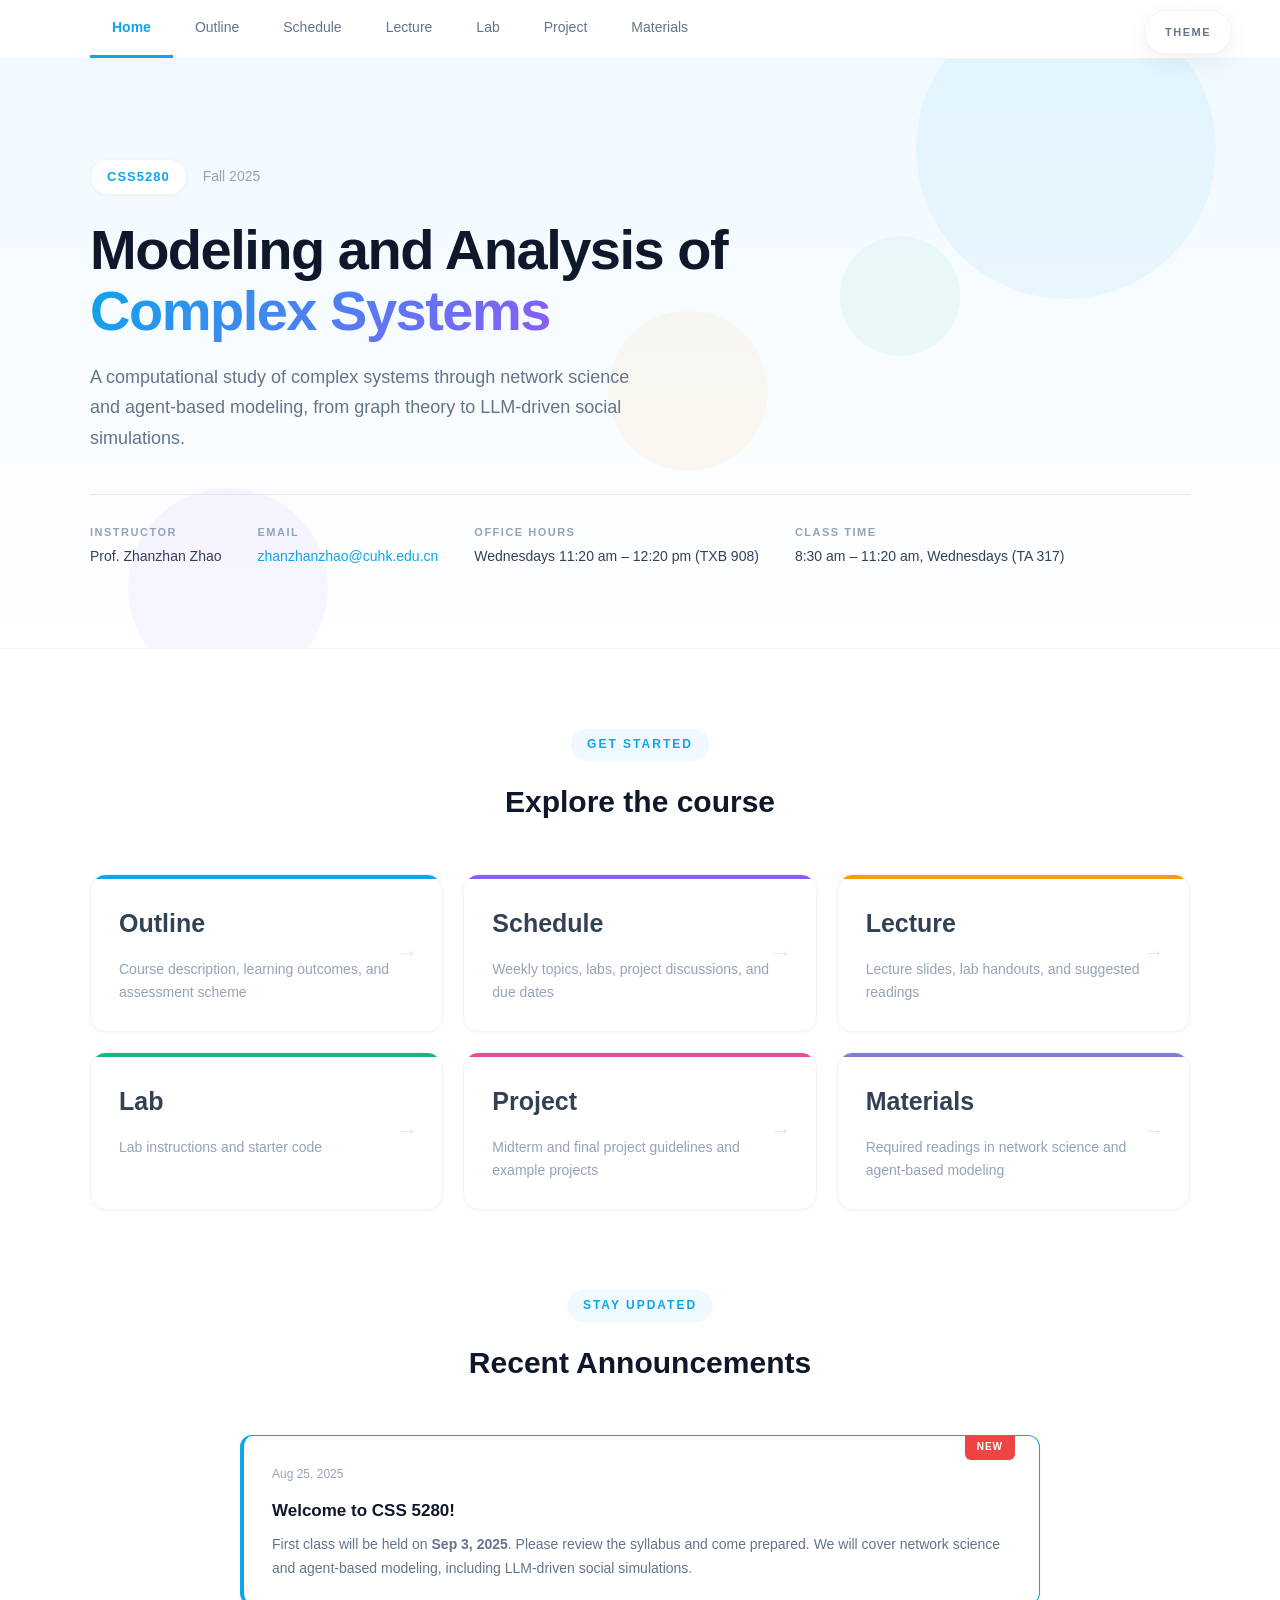
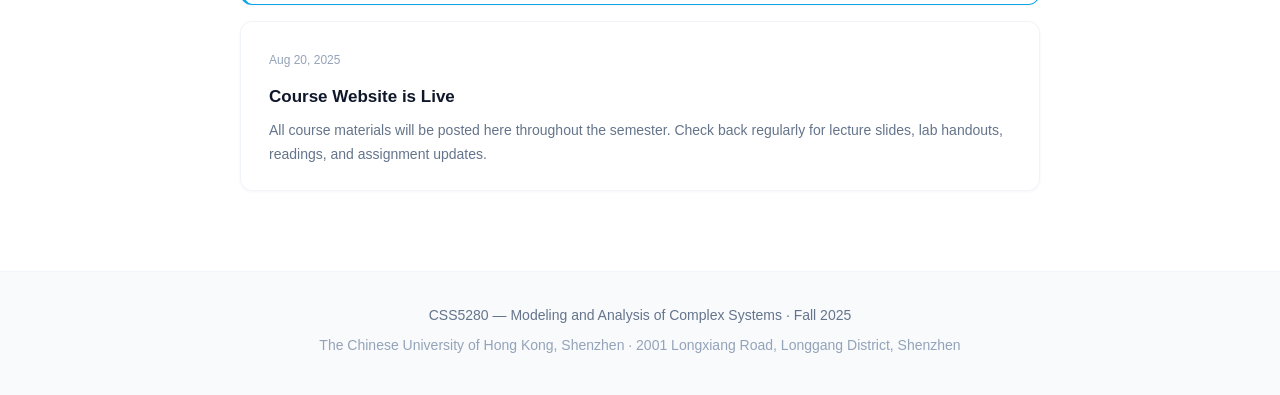
<file: index.html>
<!DOCTYPE html>
<html lang="en">
<head>
    <meta charset="UTF-8">
    <meta name="viewport" content="width=device-width, initial-scale=1.0">
    <title>CSS5280 — Modeling and Analysis of Complex Systems</title>
    <link rel="stylesheet" href="style.css">
</head>
<body>

    <div id="theme-picker" class="theme-picker"></div>

    <!-- ===== 导航栏 ===== -->
    <nav id="navbar" class="navbar"></nav>

    <!-- ===== Hero 主视觉区域 ===== -->
    <section class="hero-section">
        <div class="hero-bg-shapes">
            <div class="shape shape-1"></div>
            <div class="shape shape-2"></div>
            <div class="shape shape-3"></div>
            <div class="shape shape-4"></div>
        </div>
        <div class="hero-content">
            <div class="course-meta">
                <span class="course-code">CSS5280</span>
                <span class="course-semester">Fall 2025</span>
            </div>
            <h1 class="hero-title">Modeling and Analysis of<br><span class="highlight">Complex Systems</span></h1>
            <p class="hero-subtitle">A computational study of complex systems through network science and agent-based modeling, from graph theory to LLM-driven social simulations.</p>
            <div class="instructor-bar">
                <div class="info-item">
                    <span class="info-label">Instructor</span>
                    <span class="info-value">Prof. Zhanzhan Zhao</span>
                </div>
                <div class="info-item">
                    <span class="info-label">Email</span>
                    <span class="info-value"><a href="mailto:zhanzhanzhao@cuhk.edu.cn">zhanzhanzhao@cuhk.edu.cn</a></span>
                </div>
                <div class="info-item">
                    <span class="info-label">Office Hours</span>
                    <span class="info-value">Wednesdays 11:20 am – 12:20 pm (TXB 908)</span>
                </div>
                <div class="info-item">
                    <span class="info-label">Class time</span>
                    <span class="info-value">8:30 am – 11:20 am, Wednesdays (TA 317)</span>
                </div>
            </div>
        </div>
    </section>

    <!-- ===== 快捷入口 ===== -->
    <section class="quick-section">
        <div class="section-container">
            <div class="section-header center">
                <span class="section-tag">GET STARTED</span>
                <h2>Explore the course</h2>
            </div>
            <div class="quick-grid">
                <a href="outline.html" class="quick-card-v2">
                    <div class="quick-accent" style="background: #0ea5e9;"></div>
                    <span class="quick-icon-v2"><strong>Outline</strong></span>
                    <p>Course description, learning outcomes, and assessment scheme</p>
                    <span class="quick-arrow">→</span>
                </a>
                <a href="schedule.html" class="quick-card-v2">
                    <div class="quick-accent" style="background: #8b5cf6;"></div>
                    <span class="quick-icon-v2"><strong>Schedule</strong></span>
                    <p>Weekly topics, labs, project discussions, and due dates</p>
                    <span class="quick-arrow">→</span>
                </a>
                <a href="lecture.html" class="quick-card-v2">
                    <div class="quick-accent" style="background: #f59e0b;"></div>
                    <span class="quick-icon-v2"><strong>Lecture</strong></span>
                    <p>Lecture slides, lab handouts, and suggested readings</p>
                    <span class="quick-arrow">→</span>
                </a>
                <a href="lab.html" class="quick-card-v2">
                    <div class="quick-accent" style="background: #10b981;"></div>
                    <span class="quick-icon-v2"><strong>Lab</strong></span>
                    <p>Lab instructions and starter code</p>
                    <span class="quick-arrow">→</span>
                </a>
                <a href="project.html" class="quick-card-v2">
                    <div class="quick-accent" style="background: #ec4899;"></div>
                    <span class="quick-icon-v2"><strong>Project</strong></span>
                    <p>Midterm and final project guidelines and example projects</p>
                    <span class="quick-arrow">→</span>
                </a>
                <a href="materials.html" class="quick-card-v2">
                    <div class="quick-accent" style="background: #7e7fcb;"></div>
                    <span class="quick-icon-v2"><strong>Materials</strong></span>
                    <p>Required readings in network science and agent-based modeling</p>
                    <span class="quick-arrow">→</span>
                </a>
            </div>
        </div>
    </section>

    <!-- ===== 近期公告 ===== -->
    <section class="announcements-section">
        <div class="section-container">
            <div class="section-header center">
                <span class="section-tag">STAY UPDATED</span>
                <h2>Recent Announcements</h2>
            </div>
            <div class="announcement-list">
                <div class="announcement-card pinned">
                    <div class="announcement-badge">NEW</div>
                    <div class="announcement-meta">
                        <span class="announcement-date">Aug 25, 2025</span>
                    </div>
                    <h3>Welcome to CSS 5280!</h3>
                    <p>First class will be held on <strong>Sep 3, 2025</strong>. Please review the syllabus and come prepared. We will cover network science and agent-based modeling, including LLM-driven social simulations.</p>
                </div>
                <div class="announcement-card">
                    <div class="announcement-meta">
                        <span class="announcement-date">Aug 20, 2025</span>
                    </div>
                    <h3>Course Website is Live</h3>
                    <p>All course materials will be posted here throughout the semester. Check back regularly for lecture slides, lab handouts, readings, and assignment updates.</p>
                </div>
            </div>
        </div>
    </section>

    <!-- ===== 页脚 ===== -->
    <footer id="footer" class="footer"></footer>

    <script src="js/course.js"></script>
    <script src="js/components.js"></script>
    <script>renderHomePage();</script>
    <script src="theme.js"></script>
</body>
</html>
</file>
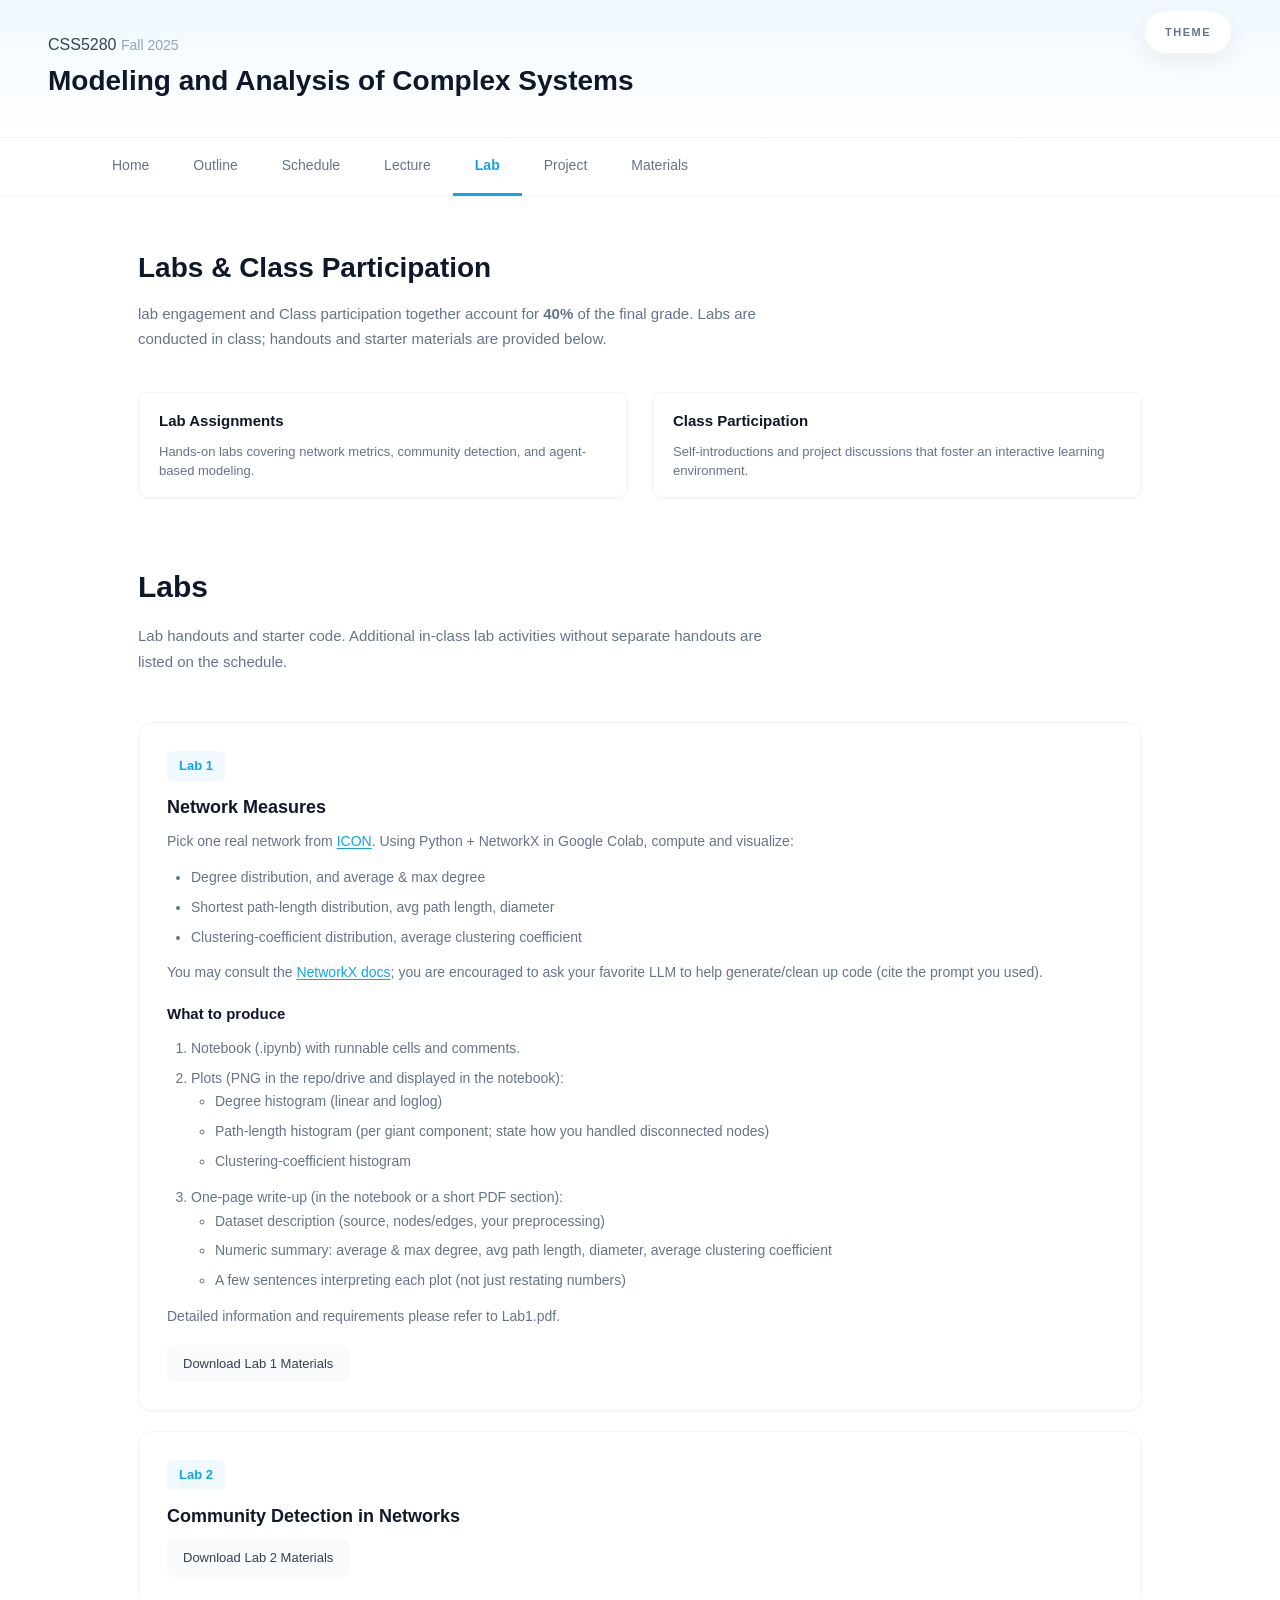
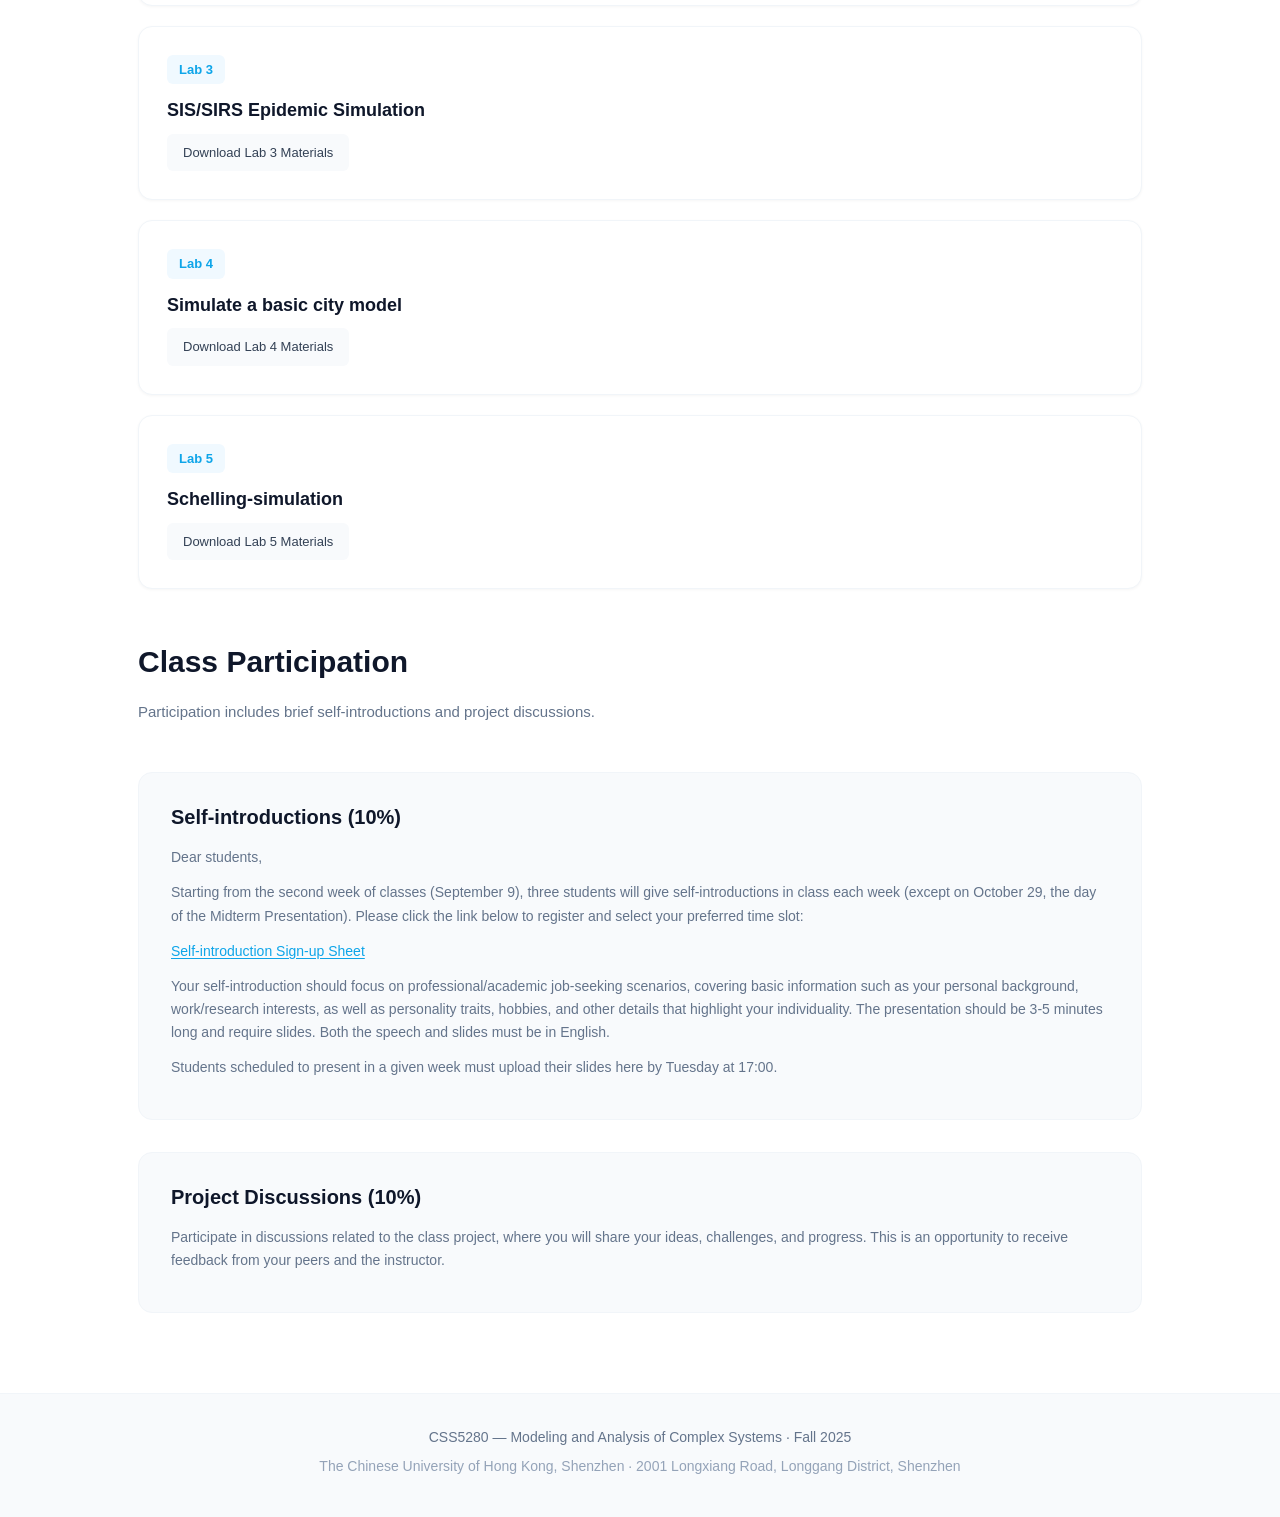
<file: lab.html>
<!DOCTYPE html>
<html lang="en">
<head>
    <meta charset="UTF-8">
    <meta name="viewport" content="width=device-width, initial-scale=1.0">
    <title>Lab — CSS5280</title>
    <link rel="stylesheet" href="style.css">
</head>
<body>

    <div id="theme-picker" class="theme-picker"></div>


    <div id="compact-header"></div>

<nav id="navbar" class="navbar"></nav>

<main class="page-content">
        <div class="section-container">
            <div class="page-title">
                <h2>Labs &amp; Class Participation</h2>
                <p>lab engagement and Class participation together account for <strong>40%</strong> of the final grade. Labs are conducted in class; handouts and starter materials are provided below.</p>
            </div>

            <!-- Participation Overview -->
            <div class="participation-grid">
                <a href="#lab-assignments" class="outline-nav-card">
                    <div style="display:flex;justify-content:space-between;align-items:center;margin-bottom:4px;">
                        <h4>Lab Assignments</h4>
                    </div>
                    <p>Hands-on labs covering network metrics, community detection, and agent-based modeling.</p>
                </a>
                <a href="#participation" class="outline-nav-card">
                    <div style="display:flex;justify-content:space-between;align-items:center;margin-bottom:4px;">
                        <h4>Class Participation</h4>
                    </div>
                    <p>Self-introductions and project discussions that foster an interactive learning environment.</p>
                </a>
            </div>


            <!-- Lab Assignments -->
            <div id="lab-assignments" class="section-header" style="margin-top: 64px; scroll-margin-top: 80px;">
                <h2>Labs</h2>
                <p>Lab handouts and starter code. Additional in-class lab activities without separate handouts are listed on the <a href="schedule.html">schedule</a>.</p>
            </div>

            <div class="assignment-list">
                <div class="assignment-card">
                    <div class="assignment-header">
                        <span class="assignment-num">Lab 1</span>
                    </div>
                    <h3>Network Measures</h3>
                    <div class="lab-detail">
                        <p>Pick one real network from <a href="https://icon.colorado.edu/networks" target="_blank" rel="noopener">ICON</a>. Using Python + NetworkX in Google Colab, compute and visualize:</p>
                        <ul>
                            <li>Degree distribution, and average &amp; max degree</li>
                            <li>Shortest path-length distribution, avg path length, diameter</li>
                            <li>Clustering-coefficient distribution, average clustering coefficient</li>
                        </ul>
                        <p>You may consult the <a href="https://networkx.org/documentation/stable/index.html" target="_blank" rel="noopener">NetworkX docs</a>; you are encouraged to ask your favorite LLM to help generate/clean up code (cite the prompt you used).</p>
                        <h4>What to produce</h4>
                        <ol>
                            <li>Notebook (.ipynb) with runnable cells and comments.</li>
                            <li>Plots (PNG in the repo/drive and displayed in the notebook):
                                <ul>
                                    <li>Degree histogram (linear and loglog)</li>
                                    <li>Path-length histogram (per giant component; state how you handled disconnected nodes)</li>
                                    <li>Clustering-coefficient histogram</li>
                                </ul>
                            </li>
                            <li>One-page write-up (in the notebook or a short PDF section):
                                <ul>
                                    <li>Dataset description (source, nodes/edges, your preprocessing)</li>
                                    <li>Numeric summary: average &amp; max degree, avg path length, diameter, average clustering coefficient</li>
                                    <li>A few sentences interpreting each plot (not just restating numbers)</li>
                                </ul>
                            </li>
                        </ol>
                        <p>Detailed information and requirements please refer to Lab1.pdf.</p>
                    </div>
                    <div class="assignment-links">
                        <a href="Lab/Lab1.zip" class="link-btn" download>Download Lab 1 Materials</a>
                    </div>
                </div>

                <div class="assignment-card">
                    <div class="assignment-header">
                        <span class="assignment-num">Lab 2</span>
                    </div>
                    <h3>Community Detection in Networks</h3>
                    <div class="assignment-links">
                        <a href="Lab/Lab 2.pdf" class="link-btn" download>Download Lab 2 Materials</a>
                    </div>
                </div>

                <div class="assignment-card">
                    <div class="assignment-header">
                        <span class="assignment-num">Lab 3</span>
                    </div>
                    <h3>SIS/SIRS Epidemic Simulation</h3>
                    <div class="assignment-links">
                        <a href="Lab/Lab 3.pdf" class="link-btn" download>Download Lab 3 Materials</a>
                    </div>
                </div>

                <div class="assignment-card">
                    <div class="assignment-header">
                        <span class="assignment-num">Lab 4</span>
                    </div>
                    <h3>Simulate a basic city model</h3>
                    <div class="assignment-links">
                        <a href="Lab/Lab4.zip" class="link-btn" download>Download Lab 4 Materials</a>
                    </div>
                </div>

                <div class="assignment-card">
                    <div class="assignment-header">
                        <span class="assignment-num">Lab 5</span>
                    </div>
                    <h3>Schelling-simulation</h3>
                    <div class="assignment-links">
                        <a href="Lab/Lab5.zip" class="link-btn" download>Download Lab 5 Materials</a>
                    </div>
                </div>
            </div>

            <!-- Participation Details -->
            <div id="participation" class="section-header" style="margin-top: 48px; scroll-margin-top: 80px;">
                <h2>Class Participation</h2>
                <p>Participation includes brief self-introductions and project discussions.</p>
            </div>

            <div class="info-box">
                <h4>Self-introductions (10%)</h4>
                <div class="participation-detail">
                    <p>Dear students,</p>
                    <p>Starting from the second week of classes (September 9), three students will give self-introductions in class each week (except on October 29, the day of the Midterm Presentation). Please click the link below to register and select your preferred time slot:</p>
                    <p><a href="https://docs.qq.com/sheet/DVWxEVU1RdnVzUmFZ?tab=BB08J2" target="_blank" rel="noopener">Self-introduction Sign-up Sheet</a></p>
                    <p>Your self-introduction should focus on professional/academic job-seeking scenarios, covering basic information such as your personal background, work/research interests, as well as personality traits, hobbies, and other details that highlight your individuality. The presentation should be 3-5 minutes long and require slides. Both the speech and slides must be in English.</p>
                    <p>Students scheduled to present in a given week must upload their slides here by Tuesday at 17:00.</p>
                </div>
            </div>

            <div class="info-box">
                <h4>Project Discussions (10%)</h4>
                <p>Participate in discussions related to the class project, where you will share your ideas, challenges, and progress. This is an opportunity to receive feedback from your peers and the instructor.</p>
            </div>
        </div>
    </main>

    <footer id="footer" class="footer"></footer>

    <script src="js/course.js"></script>
    <script src="js/components.js"></script>
    <script>renderPage('lab');</script>
    <script src="theme.js"></script>
</body>
</html>
</file>
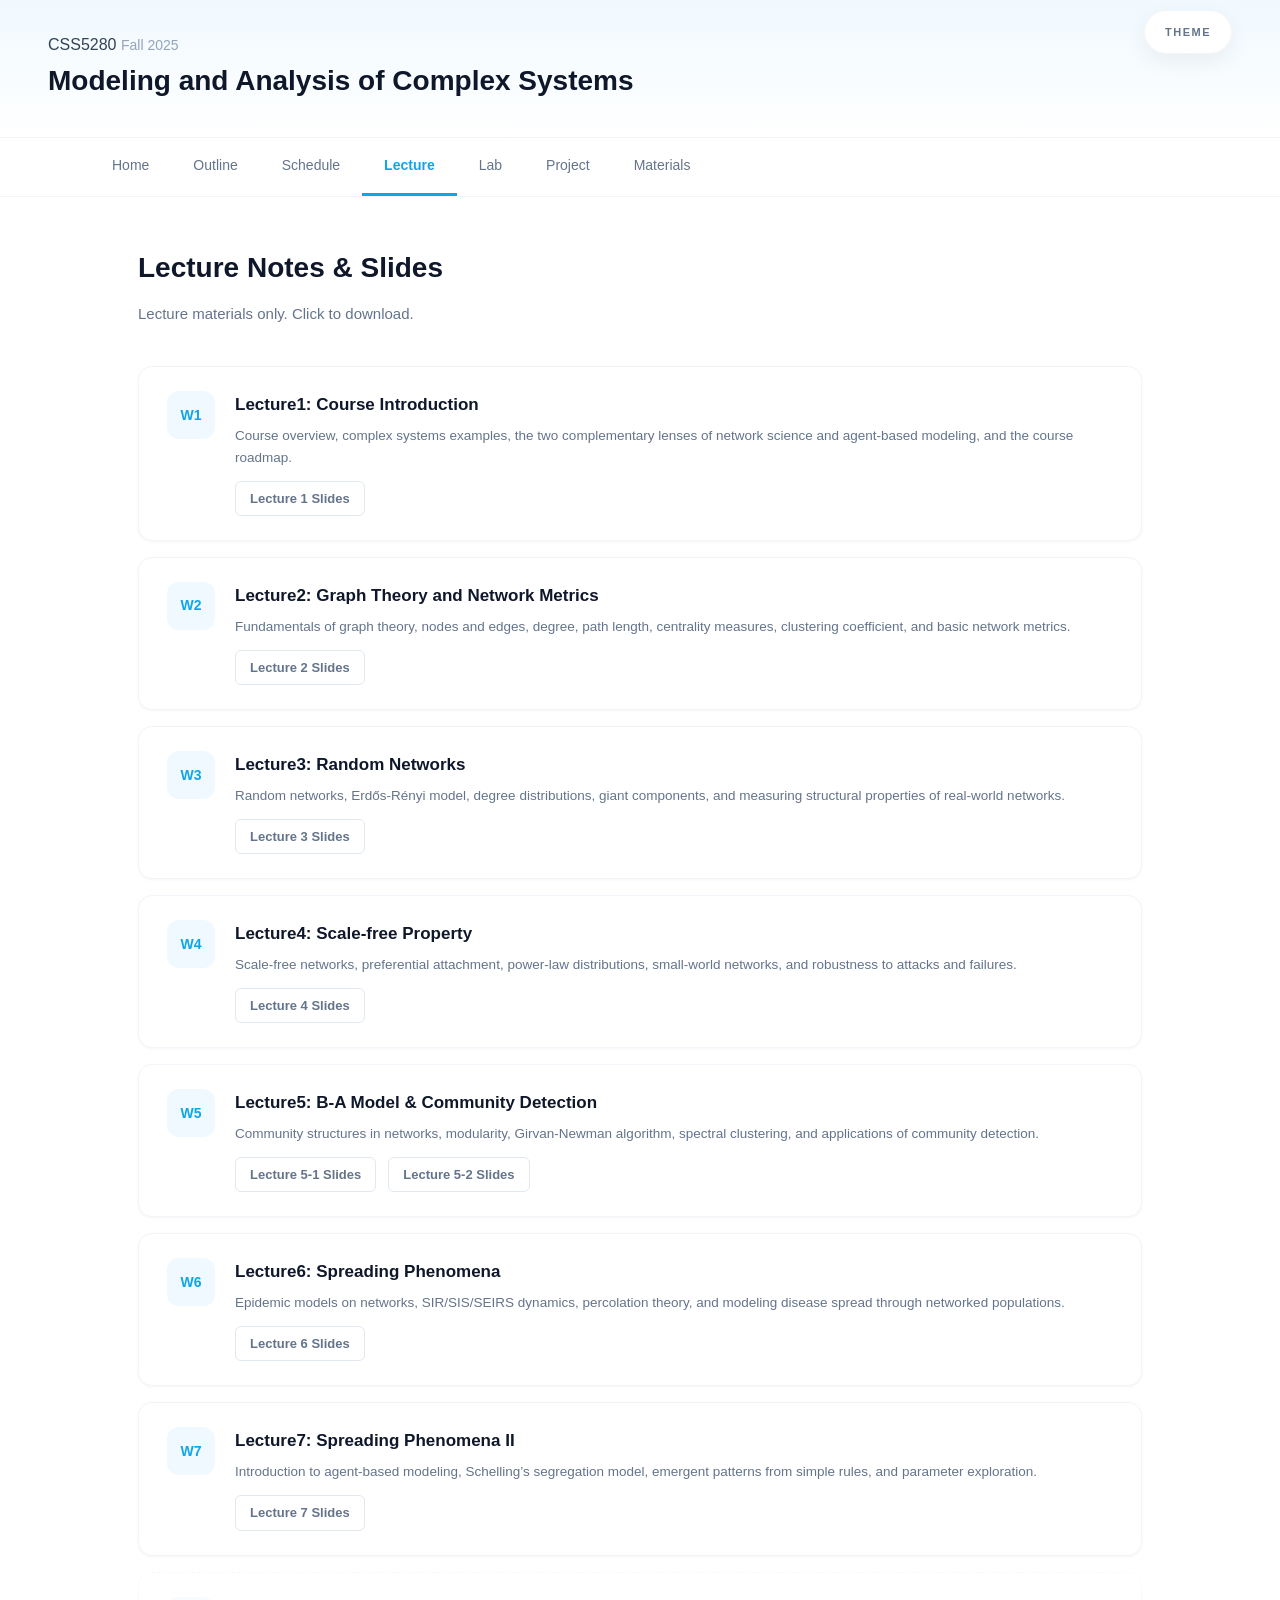
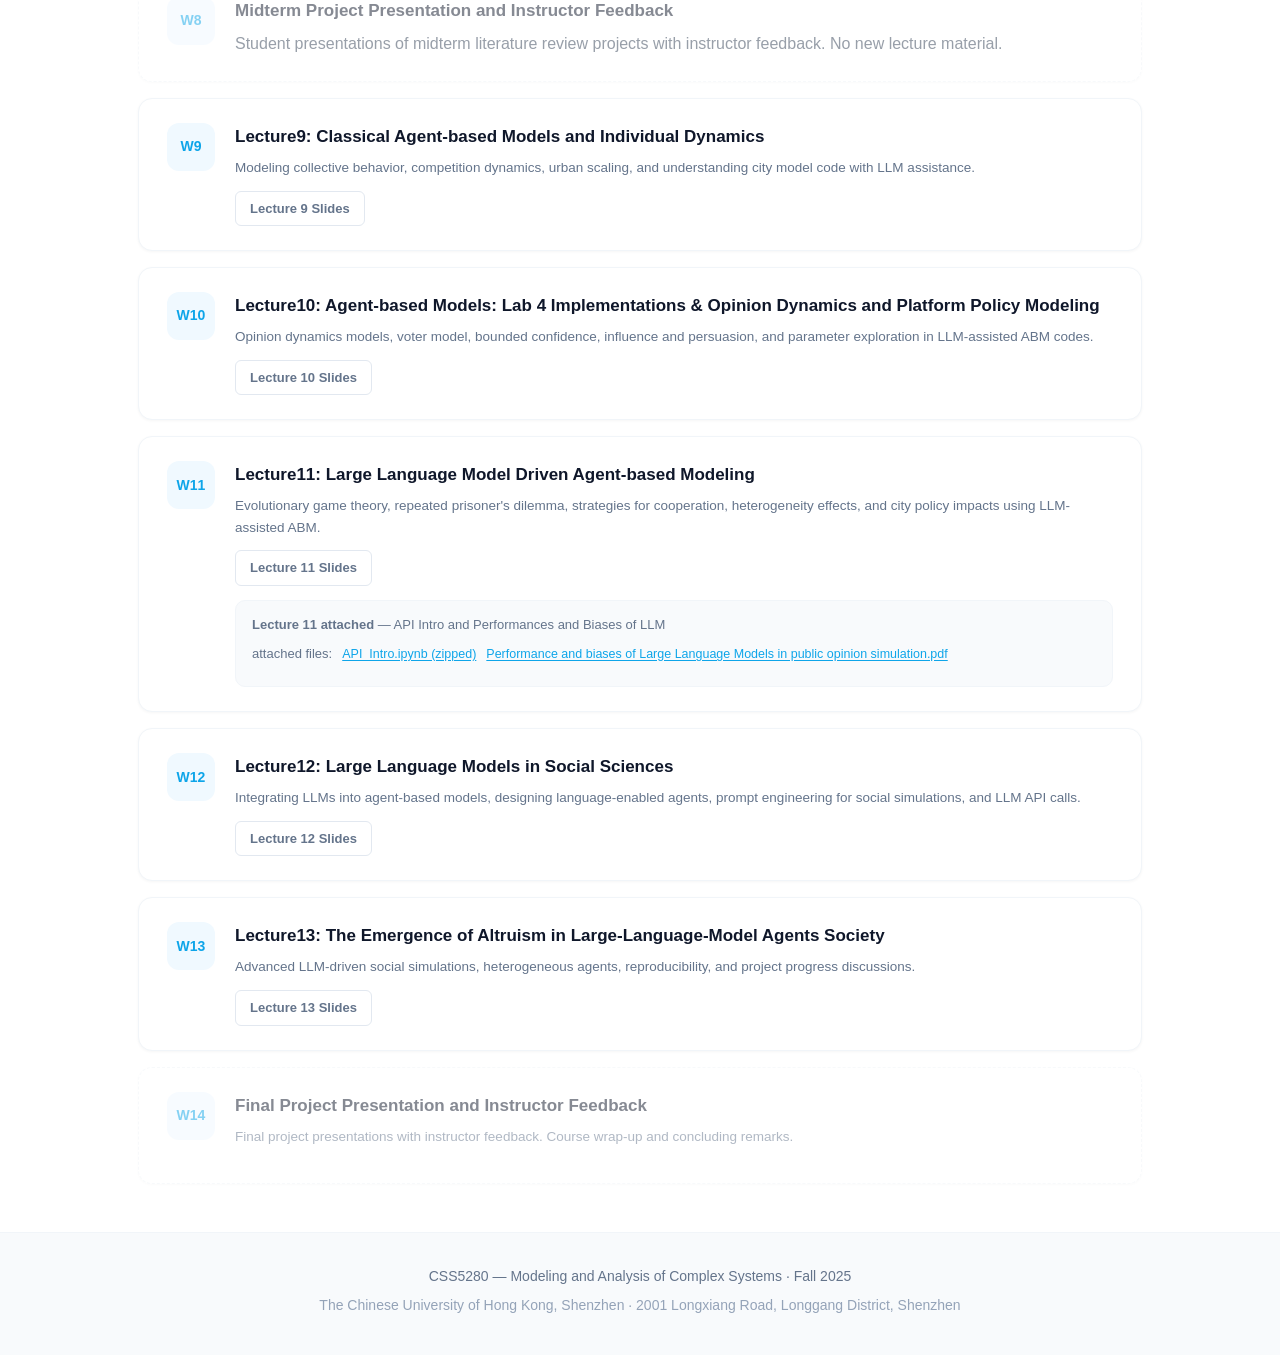
<file: lecture.html>
<!DOCTYPE html>
<html lang="en">
<head>
    <meta charset="UTF-8">
    <meta name="viewport" content="width=device-width, initial-scale=1.0">
    <title>Lecture — CSS5280</title>
    <link rel="stylesheet" href="style.css">
</head>
<body>

    <div id="theme-picker" class="theme-picker"></div>


    <div id="compact-header"></div>

<nav id="navbar" class="navbar"></nav>

<main class="page-content">
        <div class="section-container">
            <div class="page-title">
                <h2>Lecture Notes &amp; Slides</h2>
                <p>Lecture materials only. Click to download.</p>
            </div>

            <div class="lecture-list">
                <div class="lecture-item">
                    <div class="lecture-week">W1</div>
                    <div class="lecture-content">
                        <h3>Lecture1: Course Introduction</h3>
                        <p class="lecture-desc">Course overview, complex systems examples, the two complementary lenses of network science and agent-based modeling, and the course roadmap.</p>
                        <div class="lecture-links">
                            <a href="Lectures/Lecture1.pdf" class="link-lecture" download>Lecture 1 Slides</a>
                        </div>
                    </div>
                </div>

                <div class="lecture-item">
                    <div class="lecture-week">W2</div>
                    <div class="lecture-content">
                        <h3>Lecture2: Graph Theory and Network Metrics</h3>
                        <p class="lecture-desc">Fundamentals of graph theory, nodes and edges, degree, path length, centrality measures, clustering coefficient, and basic network metrics.</p>
                        <div class="lecture-links">
                            <a href="Lectures/Lecture2.pdf" class="link-lecture" download>Lecture 2 Slides</a>
                        </div>
                    </div>
                </div>

                <div class="lecture-item">
                    <div class="lecture-week">W3</div>
                    <div class="lecture-content">
                        <h3>Lecture3: Random Networks</h3>
                        <p class="lecture-desc">Random networks, Erdős-Rényi model, degree distributions, giant components, and measuring structural properties of real-world networks.</p>
                        <div class="lecture-links">
                            <a href="Lectures/Lecture3.pdf" class="link-lecture" download>Lecture 3 Slides</a>
                        </div>
                    </div>
                </div>

                <div class="lecture-item">
                    <div class="lecture-week">W4</div>
                    <div class="lecture-content">
                        <h3>Lecture4: Scale-free Property</h3>
                        <p class="lecture-desc">Scale-free networks, preferential attachment, power-law distributions, small-world networks, and robustness to attacks and failures.</p>
                        <div class="lecture-links">
                            <a href="Lectures/Lecture4.pdf" class="link-lecture" download>Lecture 4 Slides</a>
                        </div>
                    </div>
                </div>

                <div class="lecture-item">
                    <div class="lecture-week">W5</div>
                    <div class="lecture-content">
                        <h3>Lecture5: B-A Model & Community Detection</h3>
                        <p class="lecture-desc">Community structures in networks, modularity, Girvan-Newman algorithm, spectral clustering, and applications of community detection.</p>
                        <div class="lecture-links">
                            <a href="Lectures/Lecture5-1.pdf" class="link-lecture" download>Lecture 5-1 Slides</a>
                            <a href="Lectures/Lecture5-2.pdf" class="link-lecture" download>Lecture 5-2 Slides</a>
                        </div>
                    </div>
                </div>

                <div class="lecture-item">
                    <div class="lecture-week">W6</div>
                    <div class="lecture-content">
                        <h3>Lecture6: Spreading Phenomena</h3>
                        <p class="lecture-desc">Epidemic models on networks, SIR/SIS/SEIRS dynamics, percolation theory, and modeling disease spread through networked populations.</p>
                        <div class="lecture-links">
                            <a href="Lectures/Lecture6.pdf" class="link-lecture" download>Lecture 6 Slides</a>
                        </div>
                    </div>
                </div>

                <div class="lecture-item">
                    <div class="lecture-week">W7</div>
                    <div class="lecture-content">
                        <h3>Lecture7: Spreading Phenomena II</h3>
                        <p class="lecture-desc">Introduction to agent-based modeling, Schelling’s segregation model, emergent patterns from simple rules, and parameter exploration.</p>
                        <div class="lecture-links">
                            <a href="Lectures/Lecture7.pptx" class="link-lecture" download>Lecture 7 Slides</a>
                        </div>
                    </div>
                </div>

                <div class="lecture-item placeholder">
                    <div class="lecture-week">W8</div>
                    <div class="lecture-content">
                        <h3>Midterm Project Presentation and Instructor Feedback</h3>
                        <p class="Lecture-desc">Student presentations of midterm literature review projects with instructor feedback. No new lecture material.</p>
                    </div>
                </div>

                <div class="lecture-item">
                    <div class="lecture-week">W9</div>
                    <div class="lecture-content">
                        <h3>Lecture9: Classical Agent-based Models and Individual Dynamics</h3>
                        <p class="lecture-desc">Modeling collective behavior, competition dynamics, urban scaling, and understanding city model code with LLM assistance.</p>
                        <div class="lecture-links">
                            <a href="Lectures/Lecture8.pdf" class="link-lecture" download>Lecture 9 Slides</a>
                        </div>
                    </div>
                </div>

                <div class="lecture-item">
                    <div class="lecture-week">W10</div>
                    <div class="lecture-content">
                        <h3>Lecture10: Agent-based Models: Lab 4 Implementations & Opinion Dynamics and Platform Policy Modeling</h3>
                        <p class="lecture-desc">Opinion dynamics models, voter model, bounded confidence, influence and persuasion, and parameter exploration in LLM-assisted ABM codes.</p>
                        <div class="lecture-links">
                            <a href="Lectures/Lecture9.pdf" class="link-lecture" download>Lecture 10 Slides</a>
                        </div>
                    </div>
                </div>

                <div class="lecture-item">
                    <div class="lecture-week">W11</div>
                    <div class="lecture-content">
                        <h3>Lecture11: Large Language Model Driven Agent-based Modeling</h3>
                        <p class="lecture-desc">Evolutionary game theory, repeated prisoner's dilemma, strategies for cooperation, heterogeneity effects, and city policy impacts using LLM-assisted ABM.</p>
                        <div class="lecture-links">
                            <a href="Lectures/Lecture11.pdf" class="link-lecture" download>Lecture 11 Slides</a>
                        </div>
                        <div class="lecture-attached">
                            <p><strong>Lecture 11 attached</strong> — API Intro and Performances and Biases of LLM</p>
                            <div class="attached-links">
                                <p>attached files: </p>
                                <a href="Lectures/lecture11-attached/API_Intro.zip" download>API_Intro.ipynb (zipped)</a>
                                <a href="Lectures/lecture11-attached/Performance%20and%20biases%20of%20Large%20Language%20Models%20in%20public%20opinion%20simulation.pdf" download>Performance and biases of Large Language Models in public opinion simulation.pdf</a>
                            </div>
                        </div>
                    </div>
                </div>

                <div class="lecture-item">
                    <div class="lecture-week">W12</div>
                    <div class="lecture-content">
                        <h3>Lecture12: Large Language Models in Social Sciences</h3>
                        <p class="lecture-desc">Integrating LLMs into agent-based models, designing language-enabled agents, prompt engineering for social simulations, and LLM API calls.</p>
                        <div class="lecture-links">
                            <a href="Lectures/Lecture12.pdf" class="link-lecture" download>Lecture 12 Slides</a>
                        </div>
                    </div>
                </div>

                <div class="lecture-item">
                    <div class="lecture-week">W13</div>
                    <div class="lecture-content">
                        <h3>Lecture13: The Emergence of Altruism in Large-Language-Model Agents Society</h3>
                        <p class="lecture-desc">Advanced LLM-driven social simulations, heterogeneous agents, reproducibility, and project progress discussions.</p>
                        <div class="lecture-links">
                            <a href="Lectures/Lecture13.pptx" class="link-lecture" download>Lecture 13 Slides</a>
                        </div>
                    </div>
                </div>


                <div class="lecture-item placeholder">
                    <div class="lecture-week">W14</div>
                    <div class="lecture-content">
                        <h3>Final Project Presentation and Instructor Feedback</h3>
                        <p class="lecture-desc">Final project presentations with instructor feedback. Course wrap-up and concluding remarks.</p>
                    </div>
                </div>
            </div>
        </div>
    </main>

    <footer id="footer" class="footer"></footer>

    <script src="js/course.js"></script>
    <script src="js/components.js"></script>
    <script>renderPage('lecture');</script>
    <script src="theme.js"></script>
</body>
</html>
</file>
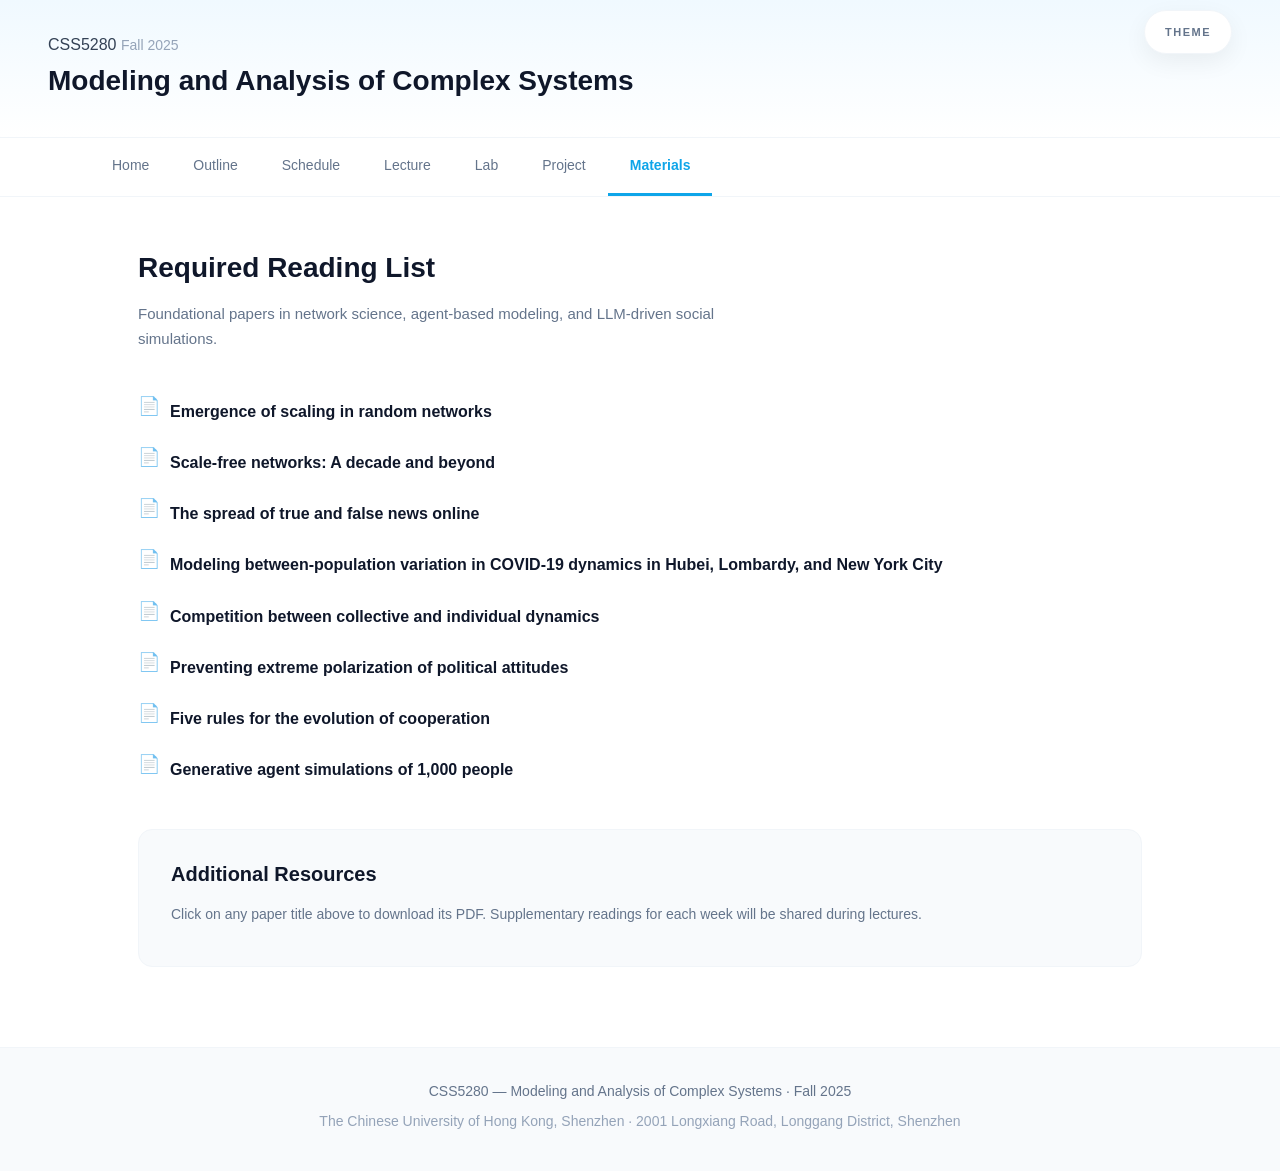
<file: materials.html>
<!DOCTYPE html>
<html lang="en">
<head>
    <meta charset="UTF-8">
    <meta name="viewport" content="width=device-width, initial-scale=1.0">
    <title>Materials — CSS5280</title>
    <link rel="stylesheet" href="style.css">
</head>
<body>

    <div id="theme-picker" class="theme-picker"></div>


    <div id="compact-header"></div>

<nav id="navbar" class="navbar"></nav>

<main class="page-content">
        <div class="section-container">
            <div class="page-title">
                <h2>Required Reading List</h2>
                <p>Foundational papers in network science, agent-based modeling, and LLM-driven social simulations.</p>
            </div>

            <div class="paper-section">
                <ul class="paper-list file-list">
                    <li><a href="readings/emergence-scaling-random-networks.pdf" download>Emergence of scaling in random networks</a></li>
                    <li><a href="readings/scale-free-networks-decade-beyond.pdf" download>Scale-free networks: A decade and beyond</a></li>
                    <li><a href="readings/spread-true-false-news-online.pdf" download>The spread of true and false news online</a></li>
                    <li><a href="readings/covid19-dynamics-hubei-lombardy-nyc.pdf" download>Modeling between-population variation in COVID-19 dynamics in Hubei, Lombardy, and New York City</a></li>
                    <li><a href="readings/competition-collective-individual-dynamics.pdf" download>Competition between collective and individual dynamics</a></li>
                    <li><a href="readings/preventing-extreme-polarization.pdf" download>Preventing extreme polarization of political attitudes</a></li>
                    <li><a href="readings/five-rules-evolution-cooperation.pdf" download>Five rules for the evolution of cooperation</a></li>
                    <li><a href="readings/generative-agent-simulations-1000-people.pdf" download>Generative agent simulations of 1,000 people</a></li>
                </ul>
            </div>

            <div class="info-box" style="margin-top: 40px;">
                <h4>Additional Resources</h4>
                <p>Click on any paper title above to download its PDF. Supplementary readings for each week will be shared during lectures.</p>
            </div>
        </div>
    </main>

    <footer id="footer" class="footer"></footer>

    <script src="js/course.js"></script>
    <script src="js/components.js"></script>
    <script>renderPage('materials');</script>
    <script src="theme.js"></script>
</body>
</html>
</file>
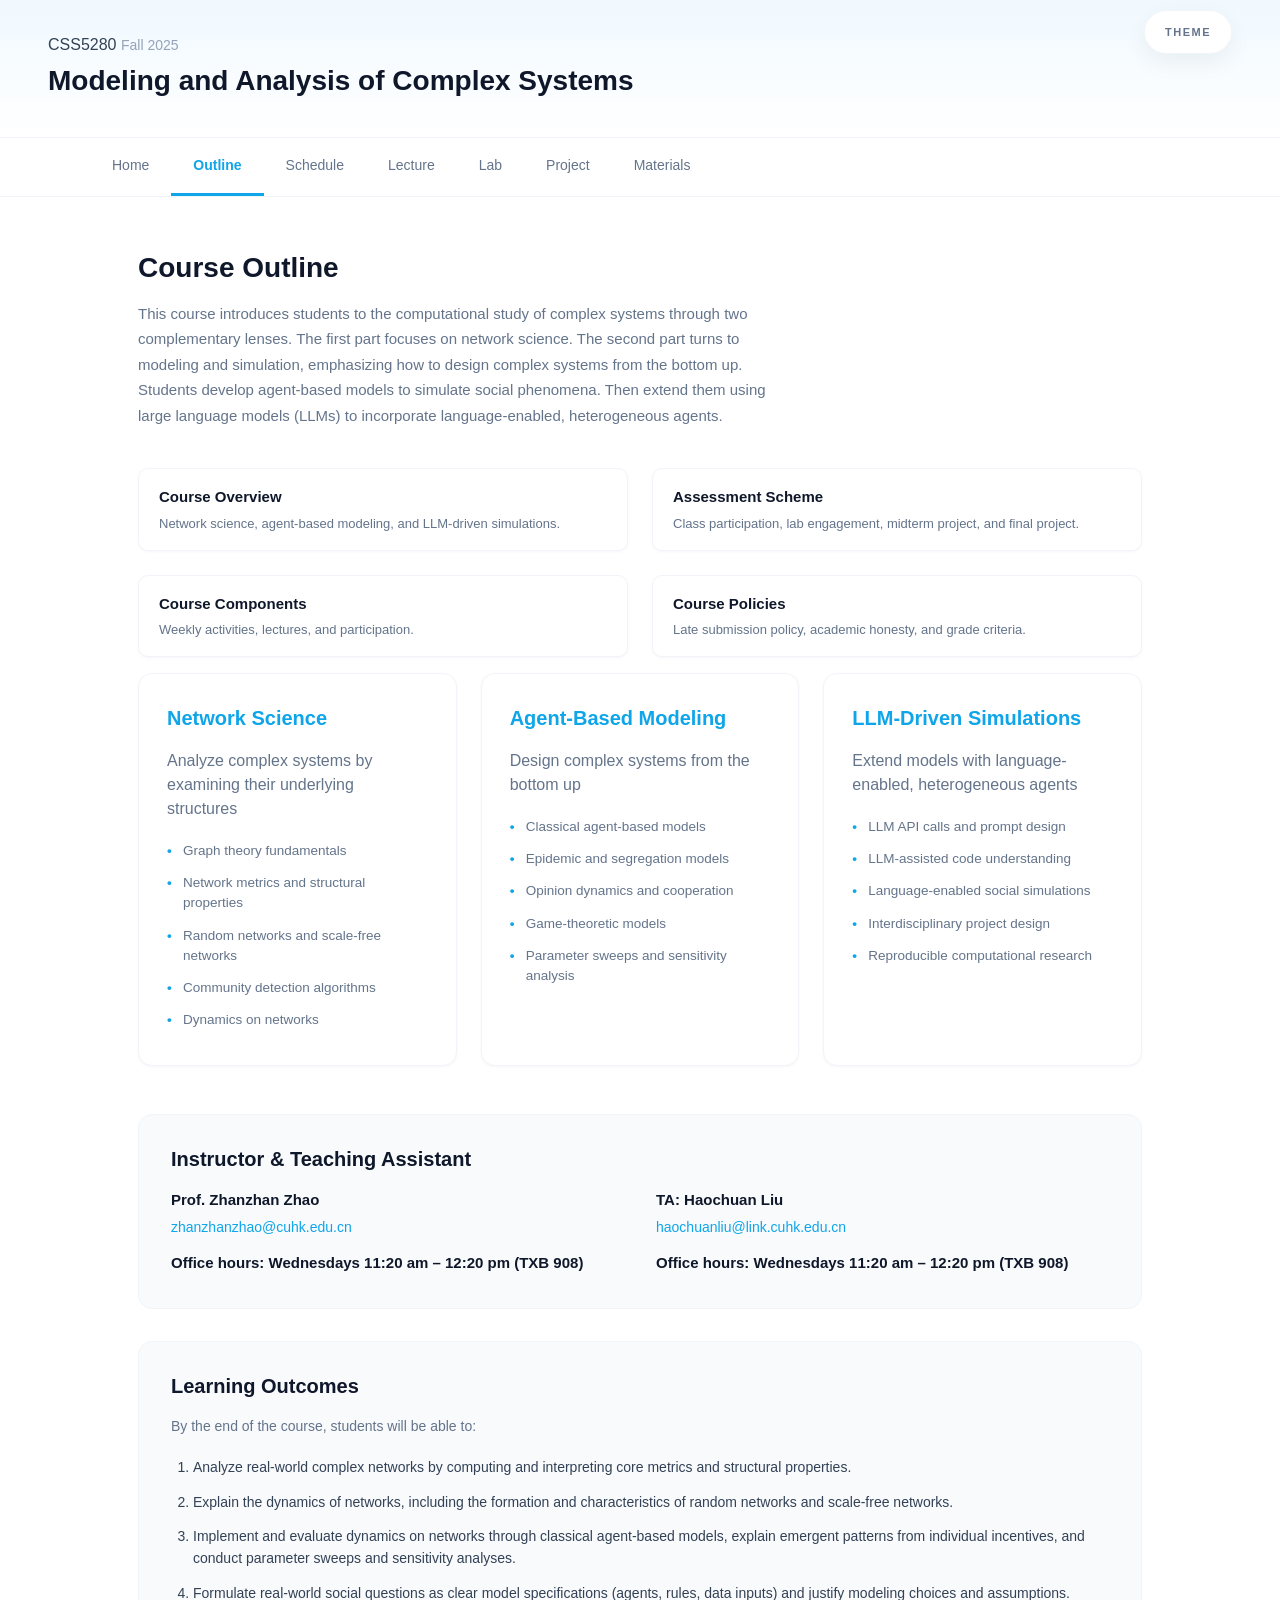
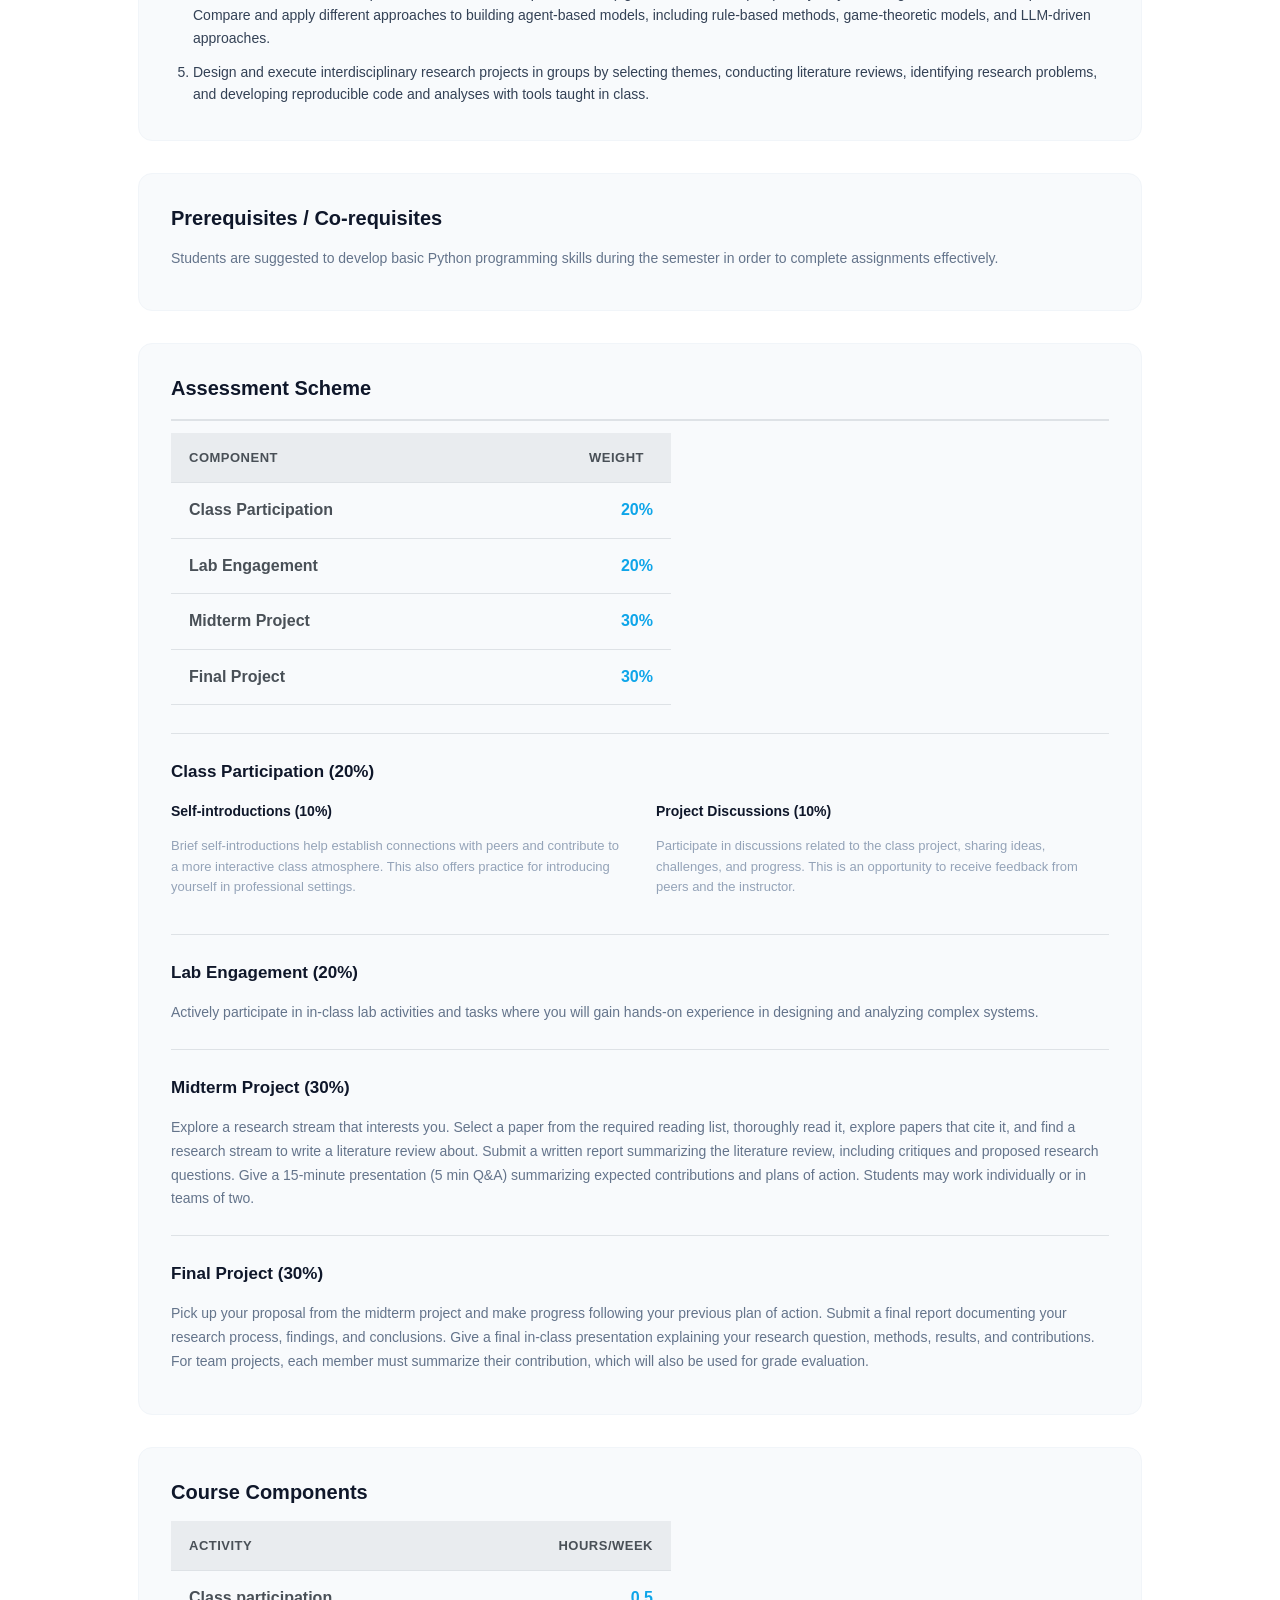
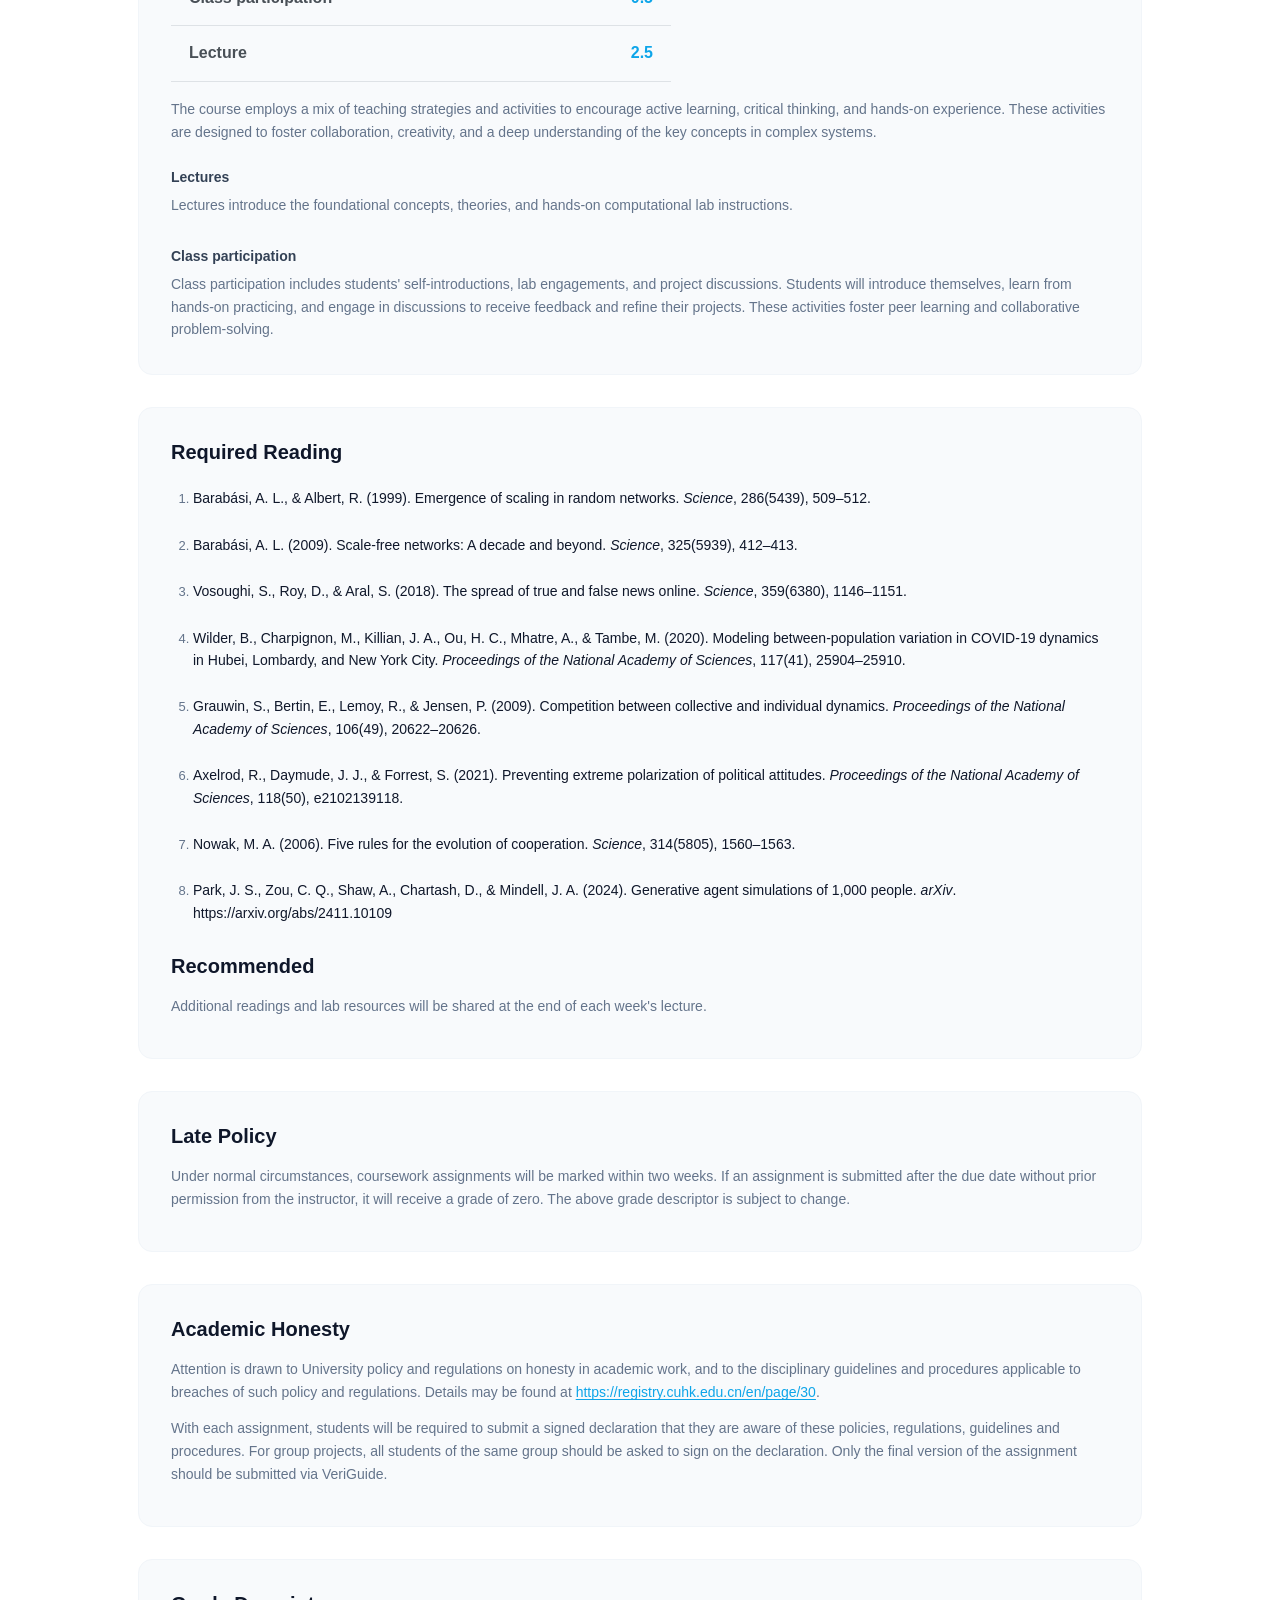
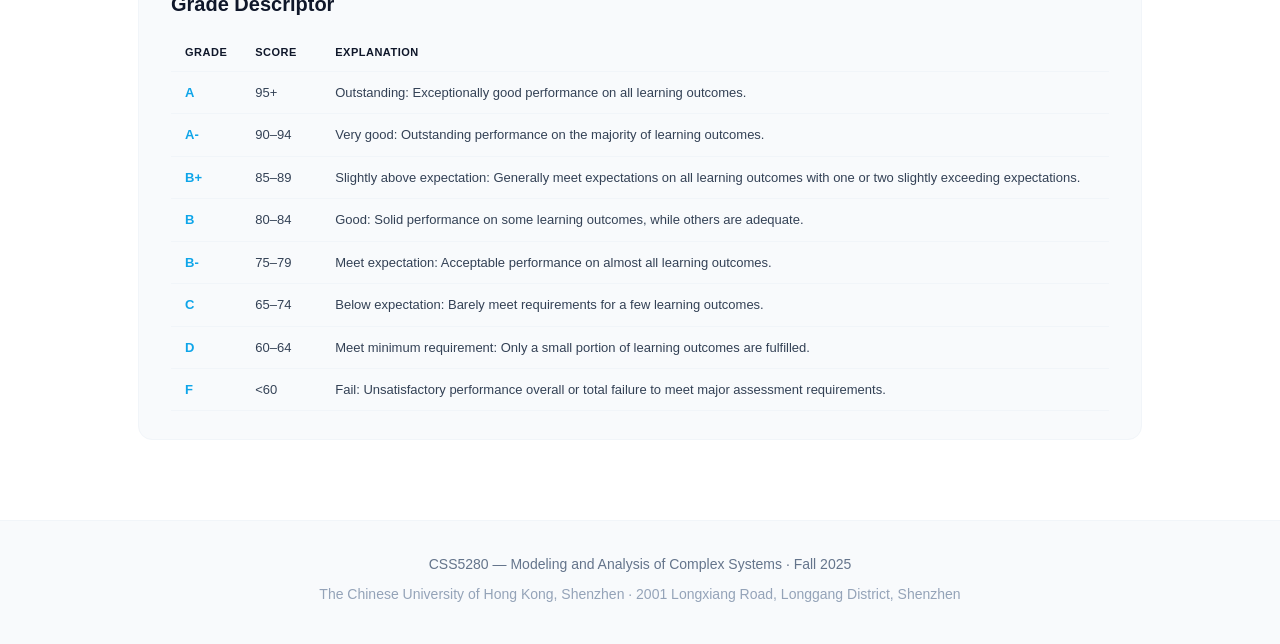
<file: outline.html>
<!DOCTYPE html>
<html lang="en">
<head>
    <meta charset="UTF-8">
    <meta name="viewport" content="width=device-width, initial-scale=1.0">
    <title>Outline — CSS5280</title>
    <link rel="stylesheet" href="style.css">
</head>
<body>

    <div id="theme-picker" class="theme-picker"></div>


    <div id="compact-header"></div>

<nav id="navbar" class="navbar"></nav>

<main class="page-content">
        <div class="section-container">

            <!-- Course Overview -->
            <div class="page-title">
                <h2>Course Outline</h2>
                <p>This course introduces students to the computational study of complex systems through two complementary lenses. The first part focuses on network science. The second part turns to modeling and simulation, emphasizing how to design complex systems from the bottom up. Students develop agent-based models to simulate social phenomena. Then extend them using large language models (LLMs) to incorporate language-enabled, heterogeneous agents.</p>
            </div>

            <!-- Quick Nav -->
            <div class="participation-grid" style="margin-bottom: 16px;">
                <a href="#overview" class="outline-nav-card">
                    <h4>Course Overview</h4>
                    <p>Network science, agent-based modeling, and LLM-driven simulations.</p>
                </a>
                <a href="#assessment" class="outline-nav-card">
                    <h4>Assessment Scheme</h4>
                    <p>Class participation, lab engagement, midterm project, and final project.</p>
                </a>
                <a href="#components" class="outline-nav-card">
                    <h4>Course Components</h4>
                    <p>Weekly activities, lectures, and participation.</p>
                </a>
                <a href="#policies" class="outline-nav-card">
                    <h4>Course Policies</h4>
                    <p>Late submission policy, academic honesty, and grade criteria.</p>
                </a>
            </div>

            <!-- Three Pillars -->
            <div id="overview" class="outline-grid three-col" style="scroll-margin-top: 80px;">
                <div class="outline-card">
                    <h3>Network Science</h3>
                    <p class="card-desc">Analyze complex systems by examining their underlying structures</p>
                    <ul>
                        <li>Graph theory fundamentals</li>
                        <li>Network metrics and structural properties</li>
                        <li>Random networks and scale-free networks</li>
                        <li>Community detection algorithms</li>
                        <li>Dynamics on networks</li>
                    </ul>
                </div>
                <div class="outline-card">
                    <h3>Agent-Based Modeling</h3>
                    <p class="card-desc">Design complex systems from the bottom up</p>
                    <ul>
                        <li>Classical agent-based models</li>
                        <li>Epidemic and segregation models</li>
                        <li>Opinion dynamics and cooperation</li>
                        <li>Game-theoretic models</li>
                        <li>Parameter sweeps and sensitivity analysis</li>
                    </ul>
                </div>
                <div class="outline-card">
                    <h3>LLM-Driven Simulations</h3>
                    <p class="card-desc">Extend models with language-enabled, heterogeneous agents</p>
                    <ul>
                        <li>LLM API calls and prompt design</li>
                        <li>LLM-assisted code understanding</li>
                        <li>Language-enabled social simulations</li>
                        <li>Interdisciplinary project design</li>
                        <li>Reproducible computational research</li>
                    </ul>
                </div>
            </div>

            <!-- Instructor Info -->
            <div class="info-box instructor-info-box">
                <h4>Instructor & Teaching Assistant</h4>
                <div class="two-col-list">
                    <div>
                        <p class="instructor-name"><strong>Prof. Zhanzhan Zhao</strong></p>
                        <p class="instructor-email"><a href="mailto:zhanzhanzhao@cuhk.edu.cn">zhanzhanzhao@cuhk.edu.cn</a></p>
                        <p class="instructor-name"><strong>Office hours: Wednesdays 11:20 am – 12:20 pm (TXB 908)</strong></p>
                    </div>
                    <div>
                        <p class="instructor-name"><strong>TA: Haochuan Liu</strong></p>
                        <p class="instructor-email"><a href="mailto:haochuanliu@link.cuhk.edu.cn">haochuanliu@link.cuhk.edu.cn</a></p>
                        <p class="instructor-name"><strong>Office hours: Wednesdays 11:20 am – 12:20 pm (TXB 908)</strong></p>
                    </div>
                </div>
            </div>

            <!-- Learning Objectives -->
            <div class="info-box">
                <h4>Learning Outcomes</h4>
                <p>By the end of the course, students will be able to:</p>
                <ol>
                    <li>Analyze real-world complex networks by computing and interpreting core metrics and structural properties.</li>
                    <li>Explain the dynamics of networks, including the formation and characteristics of random networks and scale-free networks.</li>
                    <li>Implement and evaluate dynamics on networks through classical agent-based models, explain emergent patterns from individual incentives, and conduct parameter sweeps and sensitivity analyses.</li>
                    <li>Formulate real-world social questions as clear model specifications (agents, rules, data inputs) and justify modeling choices and assumptions. Compare and apply different approaches to building agent-based models, including rule-based methods, game-theoretic models, and LLM-driven approaches.</li>
                    <li>Design and execute interdisciplinary research projects in groups by selecting themes, conducting literature reviews, identifying research problems, and developing reproducible code and analyses with tools taught in class.</li>
                </ol>
            </div>

            <!-- Prerequisites -->
            <div class="info-box">
                <h4>Prerequisites / Co-requisites</h4>
                <p>Students are suggested to develop basic Python programming skills during the semester in order to complete assignments effectively.</p>
            </div>

            <!-- Assessment -->
            <div id="assessment" class="info-box assessment-block" style="scroll-margin-top: 80px;">
                <h4>Assessment Scheme</h4>

                <div class="assessment-table-wrapper">
                    <table class="assessment-table">
                        <thead>
                            <tr><th>Component</th><th>Weight</th></tr>
                        </thead>
                        <tbody>
                            <tr><td><strong>Class Participation</strong></td><td>20%</td></tr>
                            <tr><td><strong>Lab Engagement</strong></td><td>20%</td></tr>
                            <tr><td><strong>Midterm Project</strong></td><td>30%</td></tr>
                            <tr><td><strong>Final Project</strong></td><td>30%</td></tr>
                        </tbody>
                    </table>
                </div>

                <div class="assessment-detail">
                    <h5>Class Participation (20%)</h5>
                    <div class="two-col-list">
                        <div>
                            <p><strong>Self-introductions (10%)</strong></p>
                            <p class="detail">Brief self-introductions help establish connections with peers and contribute to a more interactive class atmosphere. This also offers practice for introducing yourself in professional settings.</p>
                        </div>
                        <div>
                            <p><strong>Project Discussions (10%)</strong></p>
                            <p class="detail">Participate in discussions related to the class project, sharing ideas, challenges, and progress. This is an opportunity to receive feedback from peers and the instructor.</p>
                        </div>
                    </div>
                </div>

                <div class="assessment-detail">
                    <h5>Lab Engagement (20%)</h5>
                    <p>Actively participate in in-class lab activities and tasks where you will gain hands-on experience in designing and analyzing complex systems.</p>
                </div>

                <div class="assessment-detail">
                    <h5>Midterm Project (30%)</h5>
                    <p>Explore a research stream that interests you. Select a paper from the required reading list, thoroughly read it, explore papers that cite it, and find a research stream to write a literature review about. Submit a written report summarizing the literature review, including critiques and proposed research questions. Give a 15-minute presentation (5 min Q&amp;A) summarizing expected contributions and plans of action. Students may work individually or in teams of two.</p>
                </div>

                <div class="assessment-detail">
                    <h5>Final Project (30%)</h5>
                    <p>Pick up your proposal from the midterm project and make progress following your previous plan of action. Submit a final report documenting your research process, findings, and conclusions. Give a final in-class presentation explaining your research question, methods, results, and contributions. For team projects, each member must summarize their contribution, which will also be used for grade evaluation.</p>
                </div>
            </div>

            <!-- Course Components -->
            <div id="components" class="info-box" style="scroll-margin-top: 80px;">
                <h4>Course Components</h4>

                <div class="assessment-table-wrapper" style="margin-bottom: 16px;">
                    <table class="assessment-table">
                        <thead>
                            <tr><th>Activity</th><th>Hours/week</th></tr>
                        </thead>
                        <tbody>
                            <tr><td><strong>Class participation</strong></td><td>0.5</td></tr>
                            <tr><td><strong>Lecture</strong></td><td>2.5</td></tr>
                        </tbody>
                    </table>
                </div>

                <p style="margin-bottom: 16px;">The course employs a mix of teaching strategies and activities to encourage active learning, critical thinking, and hands-on experience. These activities are designed to foster collaboration, creativity, and a deep understanding of the key concepts in complex systems.</p>

                <ul style="list-style: none; padding-left: 0;">
                    <li style="margin-bottom: 16px;">
                        <strong style="display: block; margin-bottom: 6px;">Lectures</strong>
                        <p style="margin: 0;">Lectures introduce the foundational concepts, theories, and hands-on computational lab instructions.</p>
                    </li>
                    <li>
                        <strong style="display: block; margin-bottom: 6px;">Class participation</strong>
                        <p style="margin: 0;">Class participation includes students' self-introductions, lab engagements, and project discussions. Students will introduce themselves, learn from hands-on practicing, and engage in discussions to receive feedback and refine their projects. These activities foster peer learning and collaborative problem-solving.</p>
                    </li>
                </ul>
            </div>

            <!-- Reading -->
            <div class="info-box">
                <h4>Required Reading</h4>
                <ol class="paper-list">
                    <li><a href="https://doi.org/10.1126/science.286.5439.509" target="_blank">Barabási, A. L., & Albert, R. (1999). Emergence of scaling in random networks. <i>Science</i>, 286(5439), 509–512.</a></li>
                    <li><a href="https://doi.org/10.1126/science.1173299" target="_blank">Barabási, A. L. (2009). Scale-free networks: A decade and beyond. <i>Science</i>, 325(5939), 412–413.</a></li>
                    <li><a href="https://doi.org/10.1126/science.aap9559" target="_blank">Vosoughi, S., Roy, D., & Aral, S. (2018). The spread of true and false news online. <i>Science</i>, 359(6380), 1146–1151.</a></li>
                    <li><a href="https://doi.org/10.1073/pnas.2007753117" target="_blank">Wilder, B., Charpignon, M., Killian, J. A., Ou, H. C., Mhatre, A., & Tambe, M. (2020). Modeling between-population variation in COVID-19 dynamics in Hubei, Lombardy, and New York City. <i>Proceedings of the National Academy of Sciences</i>, 117(41), 25904–25910.</a></li>
                    <li><a href="https://doi.org/10.1073/pnas.0905322106" target="_blank">Grauwin, S., Bertin, E., Lemoy, R., & Jensen, P. (2009). Competition between collective and individual dynamics. <i>Proceedings of the National Academy of Sciences</i>, 106(49), 20622–20626.</a></li>
                    <li><a href="https://doi.org/10.1073/pnas.2102139118" target="_blank">Axelrod, R., Daymude, J. J., & Forrest, S. (2021). Preventing extreme polarization of political attitudes. <i>Proceedings of the National Academy of Sciences</i>, 118(50), e2102139118.</a></li>
                    <li><a href="https://doi.org/10.1126/science.1133755" target="_blank">Nowak, M. A. (2006). Five rules for the evolution of cooperation. <i>Science</i>, 314(5805), 1560–1563.</a></li>
                    <li><a href="https://arxiv.org/abs/2411.10109" target="_blank">Park, J. S., Zou, C. Q., Shaw, A., Chartash, D., & Mindell, J. A. (2024). Generative agent simulations of 1,000 people. <i>arXiv</i>. https://arxiv.org/abs/2411.10109</a></li>
                </ol>
                <h4 style="margin-top: 20px;">Recommended</h4>
                <p>Additional readings and lab resources will be shared at the end of each week's lecture.</p>
            </div>

            <!-- Late Policy -->
            <div id="policies" class="info-box" style="scroll-margin-top: 80px;">
                <h4>Late Policy</h4>
                <p>Under normal circumstances, coursework assignments will be marked within two weeks. If an assignment is submitted after the due date without prior permission from the instructor, it will receive a grade of zero. The above grade descriptor is subject to change.</p>
            </div>


            <!-- Academic Honesty -->
            <div class="info-box">
                <h4>Academic Honesty</h4>
                <p>Attention is drawn to University policy and regulations on honesty in academic work, and to the disciplinary guidelines and procedures applicable to breaches of such policy and regulations. Details may be found at <a href="https://registry.cuhk.edu.cn/en/page/30" target="_blank">https://registry.cuhk.edu.cn/en/page/30</a>.</p>
                <p style="margin-top: 12px;">With each assignment, students will be required to submit a signed declaration that they are aware of these policies, regulations, guidelines and procedures. For group projects, all students of the same group should be asked to sign on the declaration. Only the final version of the assignment should be submitted via VeriGuide.</p>
            </div>

            <!-- Grade Descriptor -->
            <div id="grades" class="info-box" style="scroll-margin-top: 80px;">
                <h4>Grade Descriptor</h4>
                <div class="grade-table-wrapper">
                    <table class="grade-table">
                        <thead>
                            <tr><th>Grade</th><th>Score</th><th>Explanation</th></tr>
                        </thead>
                        <tbody>
                            <tr><td>A</td><td>95+</td><td>Outstanding: Exceptionally good performance on all learning outcomes.</td></tr>
                            <tr><td>A-</td><td>90–94</td><td>Very good: Outstanding performance on the majority of learning outcomes.</td></tr>
                            <tr><td>B+</td><td>85–89</td><td>Slightly above expectation: Generally meet expectations on all learning outcomes with one or two slightly exceeding expectations.</td></tr>
                            <tr><td>B</td><td>80–84</td><td>Good: Solid performance on some learning outcomes, while others are adequate.</td></tr>
                            <tr><td>B-</td><td>75–79</td><td>Meet expectation: Acceptable performance on almost all learning outcomes.</td></tr>
                            <tr><td>C</td><td>65–74</td><td>Below expectation: Barely meet requirements for a few learning outcomes.</td></tr>
                            <tr><td>D</td><td>60–64</td><td>Meet minimum requirement: Only a small portion of learning outcomes are fulfilled.</td></tr>
                            <tr><td>F</td><td>&lt;60</td><td>Fail: Unsatisfactory performance overall or total failure to meet major assessment requirements.</td></tr>
                        </tbody>
                    </table>
                </div>
            </div>


        </div>
    </main>

    <footer id="footer" class="footer"></footer>

    <script src="js/course.js"></script>
    <script src="js/components.js"></script>
    <script>renderPage('outline');</script>
    <script src="theme.js"></script>
</body>
</html>
</file>
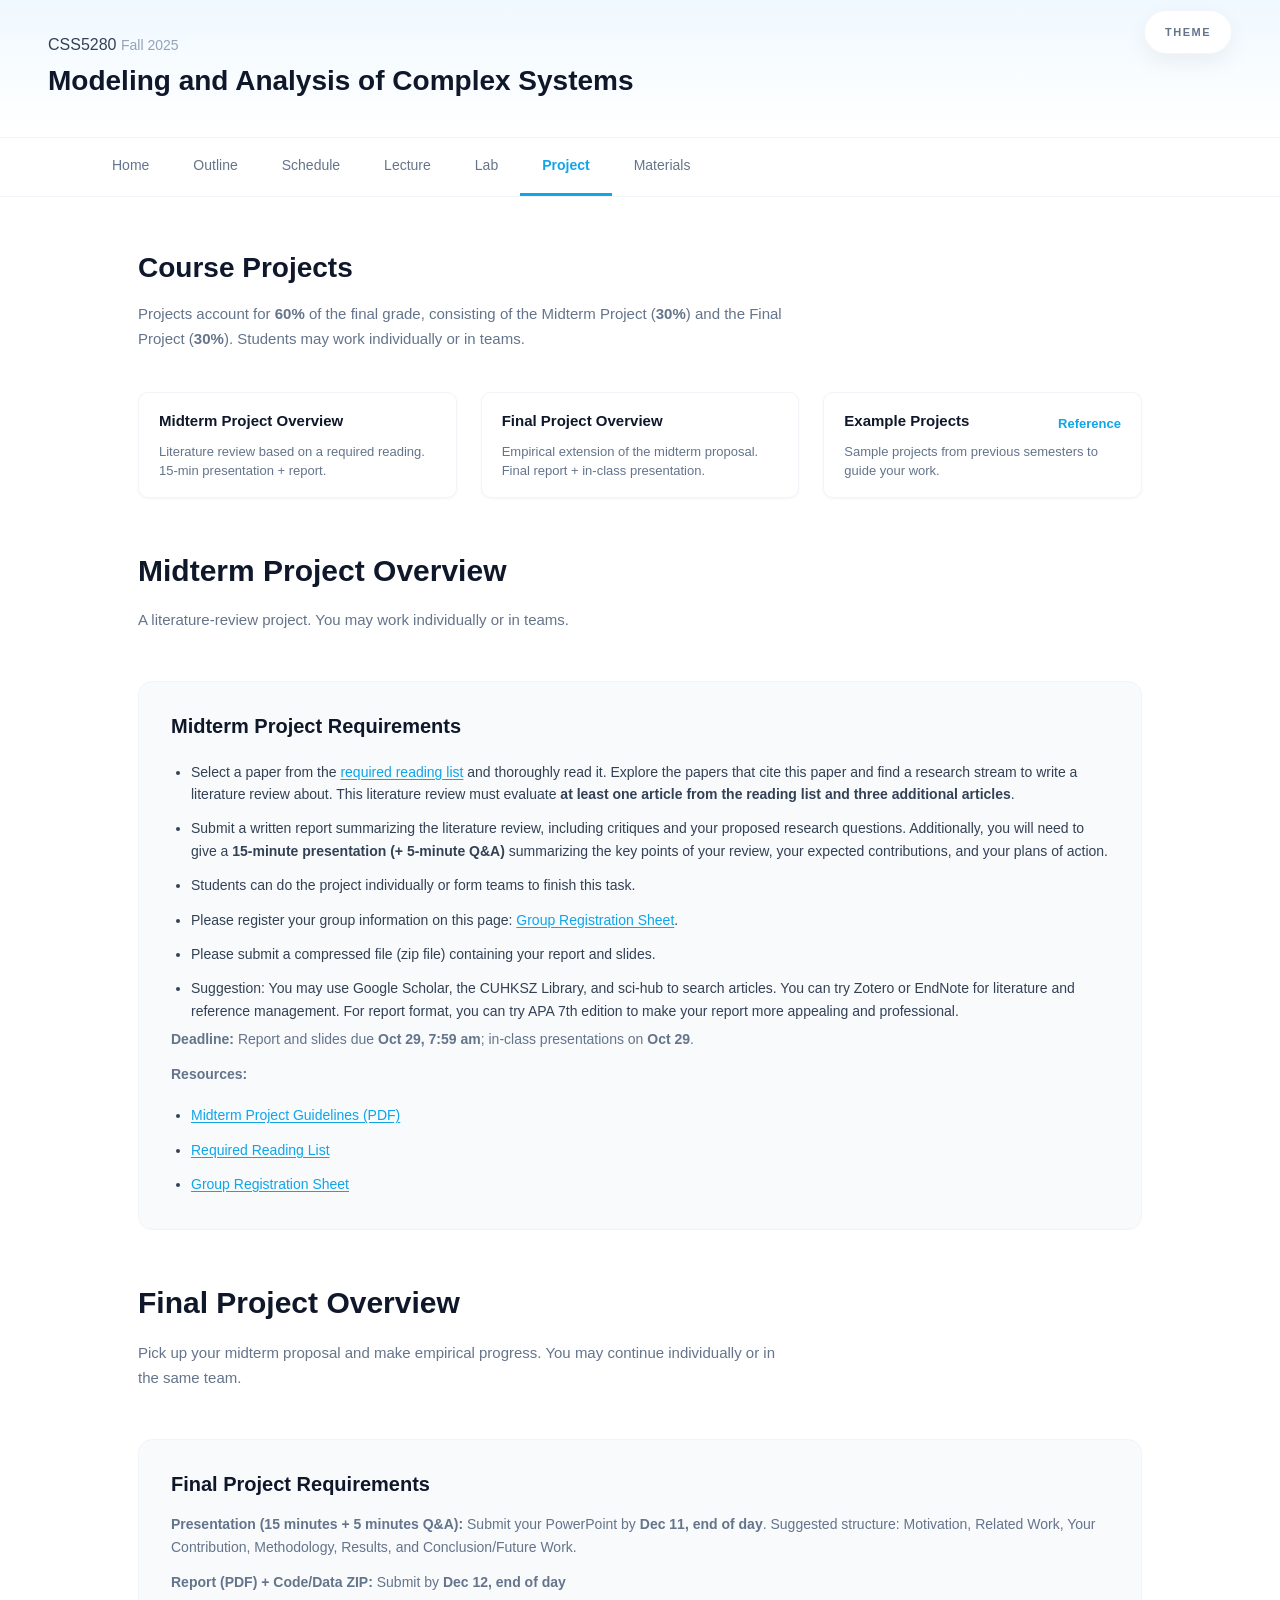
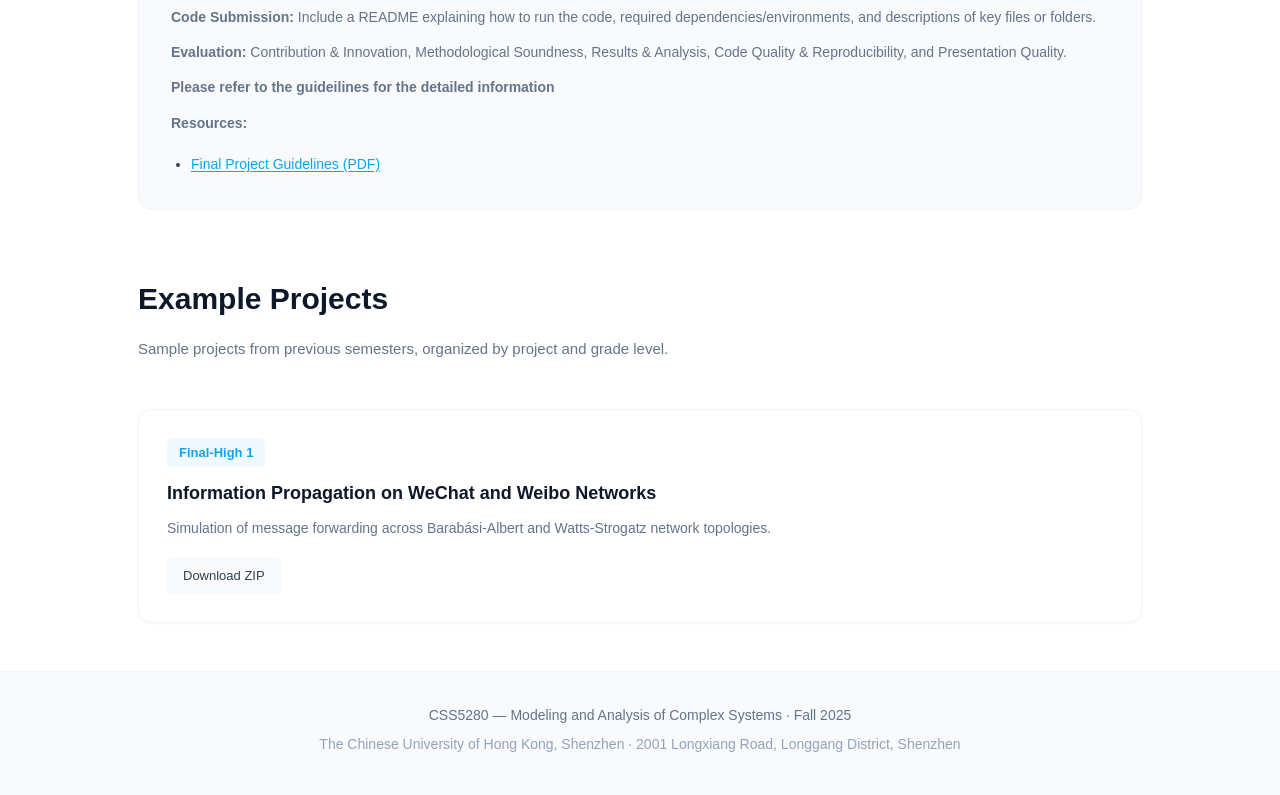
<file: project.html>
<!DOCTYPE html>
<html lang="en">
<head>
    <meta charset="UTF-8">
    <meta name="viewport" content="width=device-width, initial-scale=1.0">
    <title>Project — CSS5280</title>
    <link rel="stylesheet" href="style.css">
</head>
<body>

    <div id="theme-picker" class="theme-picker"></div>


    <div id="compact-header"></div>

<nav id="navbar" class="navbar"></nav>

<main class="page-content">
        <div class="section-container">
            <div class="page-title">
                <h2>Course Projects</h2>
                <p>Projects account for <strong>60%</strong> of the final grade, consisting of the Midterm Project (<strong>30%</strong>) and the Final Project (<strong>30%</strong>). Students may work individually or in teams.</p>
            </div>

            <!-- Project Overview -->
            <div class="participation-grid three-col" style="margin-bottom: 16px;">
                <a href="#midterm-overview" class="outline-nav-card">
                    <div style="display:flex;justify-content:space-between;align-items:center;margin-bottom:4px;">
                        <h4>Midterm Project Overview</h4>
                    </div>
                    <p>Literature review based on a required reading. 15-min presentation + report.</p>
                </a>
                <a href="#final-overview" class="outline-nav-card">
                    <div style="display:flex;justify-content:space-between;align-items:center;margin-bottom:4px;">
                        <h4>Final Project Overview</h4>
                    </div>
                    <p>Empirical extension of the midterm proposal. Final report + in-class presentation.</p>
                </a>
                <a href="#example-projects" class="outline-nav-card">
                    <div style="display:flex;justify-content:space-between;align-items:center;margin-bottom:4px;">
                        <h4>Example Projects</h4>
                        <span style="font-size:13px;font-weight:700;color:var(--accent);">Reference</span>
                    </div>
                    <p>Sample projects from previous semesters to guide your work.</p>
                </a>
            </div>

            <!-- Midterm Project Overview -->
            <div id="midterm-overview" class="section-header" style="margin-top: 48px; scroll-margin-top: 80px;">
                <h2>Midterm Project Overview</h2>
                <p>A literature-review project. You may work individually or in teams.</p>
            </div>

            <div class="info-box">
                <h4>Midterm Project Requirements</h4>
                <ul>
                    <li>Select a paper from the <a href="materials.html">required reading list</a> and thoroughly read it. Explore the papers that cite this paper and find a research stream to write a literature review about. This literature review must evaluate <strong>at least one article from the reading list and three additional articles</strong>.</li>
                    <li>Submit a written report summarizing the literature review, including critiques and your proposed research questions. Additionally, you will need to give a <strong>15-minute presentation (+ 5-minute Q&amp;A)</strong> summarizing the key points of your review, your expected contributions, and your plans of action.</li>
                    <li>Students can do the project individually or form teams to finish this task.</li>
                    <li>Please register your group information on this page: <a href="https://docs.qq.com/sheet/DVVZFVXhUeEdHc1Fa?no_promotion=1&amp;tab=BB08J2" target="_blank" rel="noopener">Group Registration Sheet</a>.</li>
                    <li>Please submit a compressed file (zip file) containing your report and slides.</li>
                    <li>Suggestion: You may use Google Scholar, the CUHKSZ Library, and sci-hub to search articles. You can try Zotero or EndNote for literature and reference management. For report format, you can try APA 7th edition to make your report more appealing and professional.</li>
                </ul>

                <p><strong>Deadline:</strong> Report and slides due <strong>Oct 29, 7:59 am</strong>; in-class presentations on <strong>Oct 29</strong>.</p>

                <p><strong>Resources:</strong></p>
                <ul>
                    <li><a href="assignments/midterm-guideline.pdf" download>Midterm Project Guidelines (PDF)</a></li>
                    <li><a href="materials.html">Required Reading List</a></li>
                    <li><a href="https://docs.qq.com/sheet/DVVZFVXhUeEdHc1Fa?no_promotion=1&amp;tab=BB08J2" target="_blank" rel="noopener">Group Registration Sheet</a></li>
                </ul>
            </div>


            <!-- Final Project Overview -->
            <div id="final-overview" class="section-header" style="margin-top: 48px; scroll-margin-top: 80px;">
                <h2>Final Project Overview</h2>
                <p>Pick up your midterm proposal and make empirical progress. You may continue individually or in the same team.</p>
            </div>

            <div class="info-box">
                <h4>Final Project Requirements</h4>

                <p><strong>Presentation (15 minutes + 5 minutes Q&amp;A):</strong> Submit your PowerPoint by <strong>Dec 11, end of day</strong>. Suggested structure: Motivation, Related Work, Your Contribution, Methodology, Results, and Conclusion/Future Work.</p>

                <p><strong>Report (PDF) + Code/Data ZIP:</strong> Submit by <strong>Dec 12, end of day</strong></p>

                <p><strong>Code Submission:</strong> Include a README explaining how to run the code, required dependencies/environments, and descriptions of key files or folders.</p>

                <p><strong>Evaluation:</strong> Contribution &amp; Innovation, Methodological Soundness, Results &amp; Analysis, Code Quality &amp; Reproducibility, and Presentation Quality.</p>
                
                <p><strong>Please refer to the guideilines for the detailed information</strong>
                
                <p><strong>Resources:</strong></p>
                <ul>
                    <li><a href="assignments/final-project-guidelines.pdf" download>Final Project Guidelines (PDF)</a></li>
                </ul>
            </div>


            <!-- Example Projects -->
            <div id="example-projects" class="section-header" style="margin-top: 64px; scroll-margin-top: 80px;">
                <h2>Example Projects</h2>
                <p>Sample projects from previous semesters, organized by project and grade level.</p>
            </div>


                <div class="assignment-card">
                    <div class="assignment-header">
                        <span class="assignment-num">Final-High 1</span>
                    </div>
                    <h3>Information Propagation on WeChat and Weibo Networks</h3>
                    <p>Simulation of message forwarding across Barabási-Albert and Watts-Strogatz network topologies.</p>
                    <div class="assignment-links">
                        <a href="final-high2.zip" class="link-btn" download>Download ZIP</a>
                    </div>
                </div>
            </div>
        </div>
    </main>

    <footer id="footer" class="footer"></footer>

    <script src="js/course.js"></script>
    <script src="js/components.js"></script>
    <script>renderPage('project');</script>
    <script src="theme.js"></script>
</body>
</html>
</file>
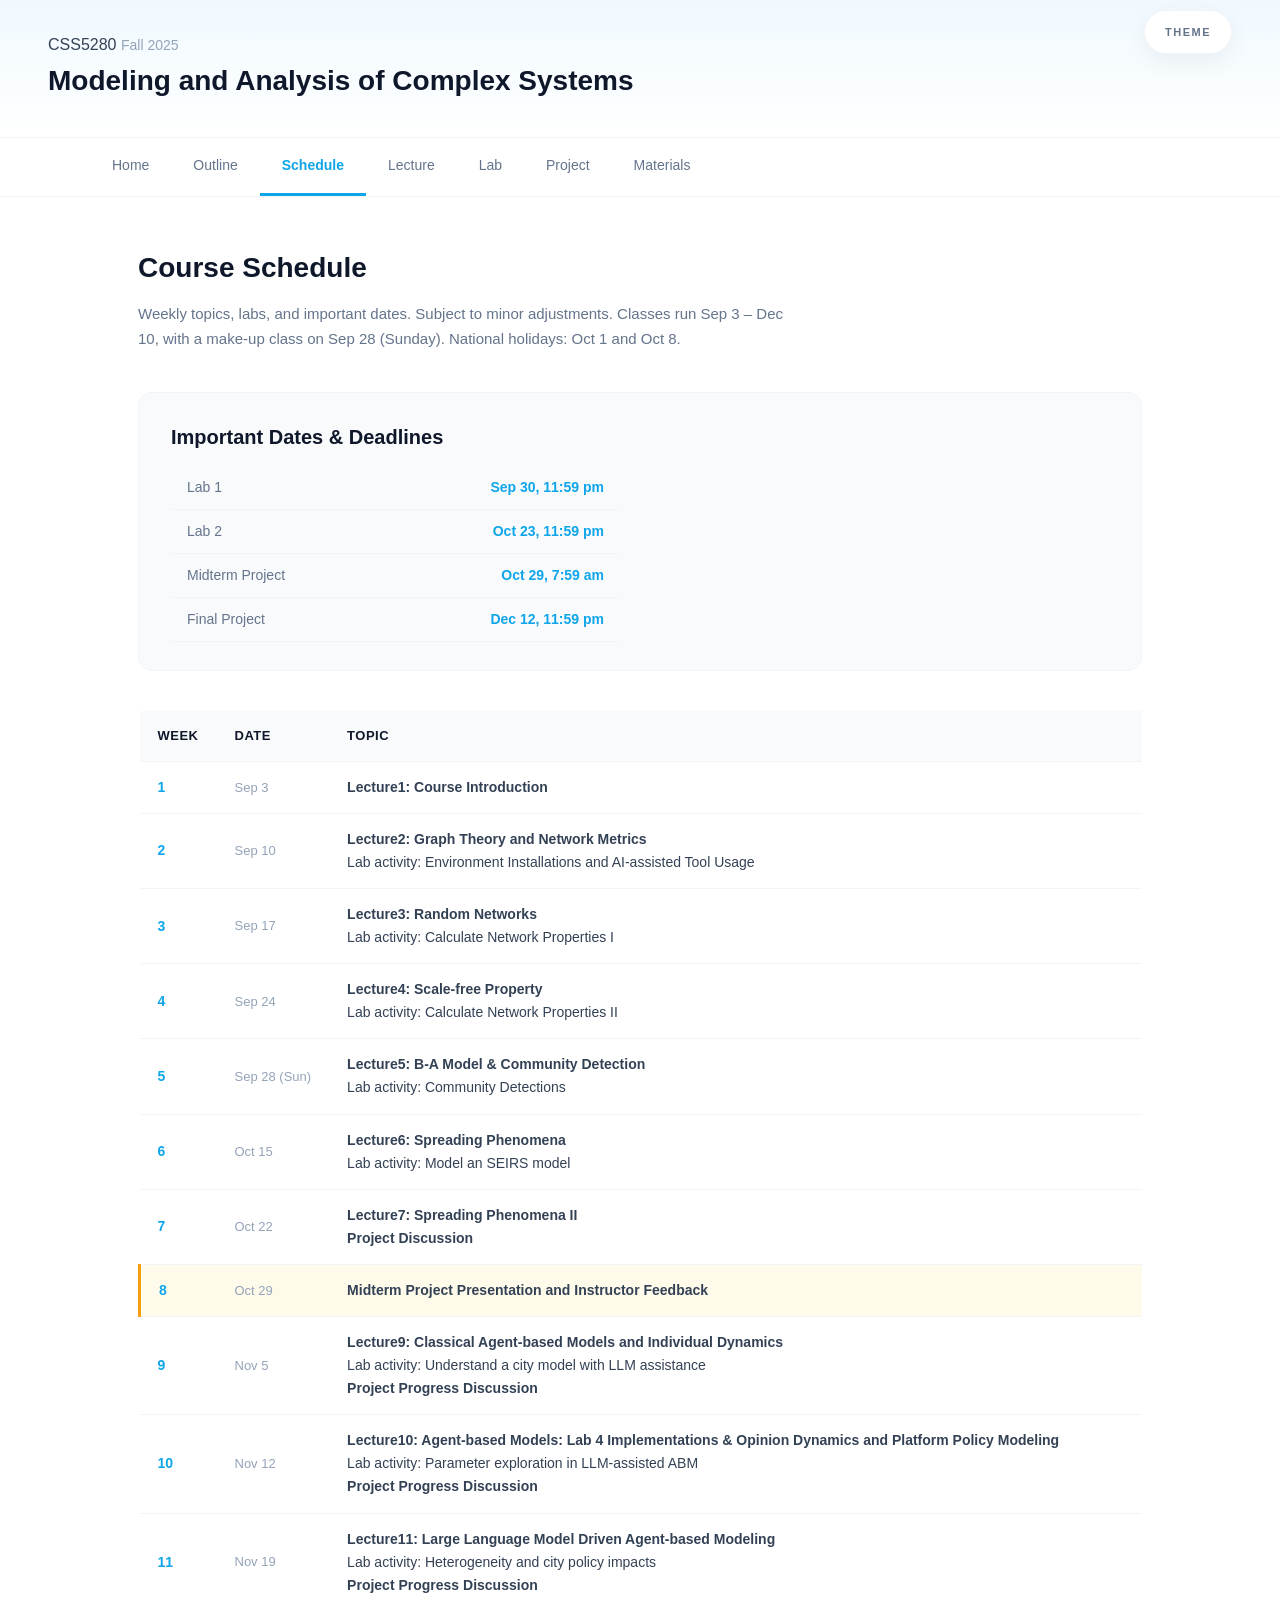
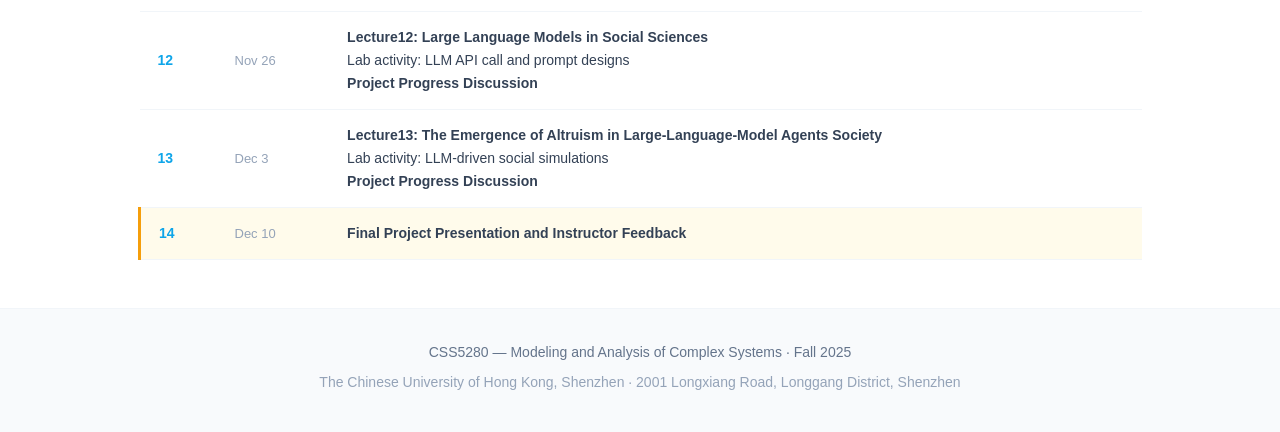
<file: schedule.html>
<!DOCTYPE html>
<html lang="en">
<head>
    <meta charset="UTF-8">
    <meta name="viewport" content="width=device-width, initial-scale=1.0">
    <title>Schedule — CSS5280</title>
    <link rel="stylesheet" href="style.css">
</head>
<body>

    <div id="theme-picker" class="theme-picker"></div>


    <div id="compact-header"></div>

<nav id="navbar" class="navbar"></nav>

<main class="page-content">
        <div class="section-container">
            <div class="page-title">
                <h2>Course Schedule</h2>
                <p>Weekly topics, labs, and important dates. Subject to minor adjustments. Classes run Sep 3 – Dec 10, with a make-up class on Sep 28 (Sunday). National holidays: Oct 1 and Oct 8.</p>
            </div>

            <div class="info-box" style="margin-bottom:40px;">
                <h4>Important Dates &amp; Deadlines</h4>
                <div class="deadlines-grid">
                    <div class="deadlines-col">
                        <table class="simple-table">
                            <tr><td>Lab 1</td><td>Sep 30, 11:59 pm</td></tr>
                            <tr><td>Lab 2</td><td>Oct 23, 11:59 pm</td></tr>
                            <tr><td>Midterm Project</td><td>Oct 29, 7:59 am</td></tr>
                            <tr><td>Final Project</td><td>Dec 12, 11:59 pm</td></tr>
                        </table>
                    </div>
                </div>
            </div>

            <div class="schedule-table-wrapper">
                <table class="schedule-table">
                    <thead>
                        <tr>
                            <th>Week</th>
                            <th>Date</th>
                            <th>Topic</th>
                        </tr>
                    </thead>
                    <tbody>
                        <tr>
                            <td>1</td>
                            <td>Sep 3</td>
                            <td>
                                <strong>Lecture1: Course Introduction</strong>
                            </td>
                        </tr>
                        <tr>
                            <td>2</td>
                            <td>Sep 10</td>
                            <td>
                                <strong>Lecture2: Graph Theory and Network Metrics</strong>
                                <br><span class="lab-tag">Lab activity: Environment Installations and AI-assisted Tool Usage</span>
                            </td>
                        </tr>
                        <tr>
                            <td>3</td>
                            <td>Sep 17</td>
                            <td>
                                <strong>Lecture3: Random Networks</strong>
                                <br><span class="lab-tag">Lab activity: Calculate Network Properties I</span>
                            </td>
                        </tr>
                        <tr>
                            <td>4</td>
                            <td>Sep 24</td>
                            <td>
                                <strong>Lecture4: Scale-free Property</strong>
                                <br><span class="lab-tag">Lab activity: Calculate Network Properties II</span>
                            </td>
                        </tr>
                        <tr>
                            <td>5</td>
                            <td>Sep 28 (Sun)</td>
                            <td>
                                <strong>Lecture5: B-A Model & Community Detection</strong>
                                <br><span class="lab-tag">Lab activity: Community Detections</span>
                            </td>
                        </tr>
                        <tr>
                            <td>6</td>
                            <td>Oct 15</td>
                            <td>
                                <strong>Lecture6: Spreading Phenomena</strong>
                                <br><span class="lab-tag">Lab activity: Model an SEIRS model</span>
                            </td>
                        </tr>
                        <tr>
                            <td>7</td>
                            <td>Oct 22</td>
                            <td>
                                <strong>Lecture7: Spreading Phenomena II</strong>
                                <br><span class="lab-tag"></span><strong>Project Discussion</strong></span>
                            </td>
                        </tr>
                        <tr class="highlight-row">
                            <td>8</td>
                            <td>Oct 29</td>
                            <td>
                                <strong>Midterm Project Presentation and Instructor Feedback</strong>
                            </td>
                        </tr>
                        <tr>
                            <td>9</td>
                            <td>Nov 5</td>
                            <td>
                                <strong>Lecture9: Classical Agent-based Models and Individual Dynamics</strong>
                                <br><span class="lab-tag">Lab activity: Understand a city model with LLM assistance</span>
                                <br><span class="lab-tag"><strong>Project Progress Discussion</strong></span>
                            </td>
                        </tr>
                        <tr>
                            <td>10</td>
                            <td>Nov 12</td>
                            <td>
                                <strong>Lecture10: Agent-based Models: Lab 4 Implementations & Opinion Dynamics and Platform Policy Modeling</strong>
                                <br><span class="lab-tag">Lab activity: Parameter exploration in LLM-assisted ABM</span>
                                <br><span class="lab-tag"><strong>Project Progress Discussion</strong></span>
                            </td>
                        </tr>
                        <tr>
                            <td>11</td>
                            <td>Nov 19</td>
                            <td>
                                <strong>Lecture11: Large Language Model Driven Agent-based Modeling</strong>
                                <br><span class="lab-tag">Lab activity: Heterogeneity and city policy impacts</span>
                                <br><span class="lab-tag"><strong>Project Progress Discussion</strong></span>
                            </td>
                        </tr>
                        <tr>
                            <td>12</td>
                            <td>Nov 26</td>
                            <td>
                                <strong>Lecture12: Large Language Models in Social Sciences</strong>
                                <br><span class="lab-tag">Lab activity: LLM API call and prompt designs</span>
                                <br><span class="lab-tag"><strong>Project Progress Discussion</strong></span>
                            </td>
                        </tr>
                        <tr>
                            <td>13</td>
                            <td>Dec 3</td>
                            <td>
                                <strong>Lecture13: The Emergence of Altruism in Large-Language-Model Agents Society</strong>
                                <br><span class="lab-tag">Lab activity: LLM-driven social simulations</span>
                                <br><span class="lab-tag"><strong>Project Progress Discussion</strong></span>
                            </td>
                        </tr>
                        <tr class="highlight-row">
                            <td>14</td>
                            <td>Dec 10</td>
                            <td>
                                <strong>Final Project Presentation and Instructor Feedback</strong>
                            </td>
                        </tr>
                    </tbody>
                </table>
            </div>
        </div>
    </main>

    <footer id="footer" class="footer"></footer>

    <script src="js/course.js"></script>
    <script src="js/components.js"></script>
    <script>renderPage('schedule');</script>
    <script src="theme.js"></script>
</body>
</html>
</file>
<file: style.css>
/* ===== CSS Variables - Theme System ===== */
:root {
    --bg-primary: #ffffff;
    --bg-secondary: #f8fafc;
    --bg-card: #ffffff;
    --bg-hero-start: #f0f9ff;
    --bg-hero-end: #ffffff;
    --bg-badge: #f0f9ff;
    --bg-footer: #f8fafc;
    --bg-info: #f8fafc;
    --bg-nav-hover: #f8fafc;
    --text-primary: #0f172a;
    --text-secondary: #334155;
    --text-muted: #64748b;
    --text-light: #94a3b8;
    --text-on-accent: #ffffff;
    --border: #f1f5f9;
    --border-light: #e2e8f0;
    --accent: #0ea5e9;
    --accent-hover: #0284c7;
    --accent-light: #f0f9ff;
    --accent-gradient-start: #0ea5e9;
    --accent-gradient-end: #8b5cf6;
    --badge-red: #ef4444;
    --badge-green: #10b981;
    --badge-orange: #f59e0b;
    --badge-blue: #0ea5e9;
    --shape-1: rgba(14, 165, 233, 0.06);
    --shape-2: rgba(139, 92, 246, 0.06);
    --shape-3: rgba(16, 185, 129, 0.06);
    --shape-4: rgba(245, 158, 11, 0.06);
    --shadow-sm: 0 1px 3px rgba(0,0,0,0.04);
    --shadow-md: 0 8px 24px rgba(0,0,0,0.06);
    --shadow-lg: 0 20px 40px rgba(0,0,0,0.1);
    --code-bg: #f1f5f9;
    --table-header-bg: #f8fafc;
    --highlight-row-bg: #fffbeb;
}

[data-theme="dark"] {
    --bg-primary: #0f172a;
    --bg-secondary: #1e293b;
    --bg-card: #1e293b;
    --bg-hero-start: #0c4a6e;
    --bg-hero-end: #0f172a;
    --bg-badge: #0c4a6e;
    --bg-footer: #1e293b;
    --bg-info: #1e293b;
    --bg-nav-hover: #1e293b;
    --text-primary: #f1f5f9;
    --text-secondary: #cbd5e1;
    --text-muted: #94a3b8;
    --text-light: #64748b;
    --text-on-accent: #ffffff;
    --border: #334155;
    --border-light: #475569;
    --accent: #38bdf8;
    --accent-hover: #0ea5e9;
    --accent-light: #0c4a6e;
    --accent-gradient-start: #38bdf8;
    --accent-gradient-end: #a78bfa;
    --badge-red: #f87171;
    --badge-green: #34d399;
    --badge-orange: #fbbf24;
    --badge-blue: #38bdf8;
    --shape-1: rgba(56, 189, 248, 0.08);
    --shape-2: rgba(167, 139, 250, 0.08);
    --shape-3: rgba(52, 211, 153, 0.08);
    --shape-4: rgba(251, 191, 36, 0.08);
    --shadow-sm: 0 1px 3px rgba(0,0,0,0.3);
    --shadow-md: 0 8px 24px rgba(0,0,0,0.4);
    --shadow-lg: 0 20px 40px rgba(0,0,0,0.5);
    --code-bg: #334155;
    --table-header-bg: #1e293b;
    --highlight-row-bg: #451a03;
}

/* ===== 基础重置 ===== */
* {
    margin: 0;
    padding: 0;
    box-sizing: border-box;
}

html {
    scroll-behavior: smooth;
}

body {
    font-family: 'Helvetica Neue', Helvetica, Arial, sans-serif;
    color: var(--text-secondary);
    line-height: 1.65;
    background: var(--bg-primary);
    -webkit-font-smoothing: antialiased;
    transition: background 0.3s, color 0.3s;
}

a {
    text-decoration: none;
    color: inherit;
}

/* ===== 右上角主题选择器 ===== */
.theme-picker {
    position: fixed;
    top: 10px;
    right: 48px;
    z-index: 200;
    display: flex;
    align-items: center;
    gap: 0;
    background: var(--bg-card);
    border: 1px solid var(--border);
    border-radius: 24px;
    padding: 4px;
    box-shadow: var(--shadow-md);
    transition: all 0.3s;
    overflow: hidden;
}

.theme-trigger {
    font-size: 11px;
    font-weight: 700;
    letter-spacing: 1.5px;
    color: var(--text-muted);
    padding: 8px 16px;
    cursor: pointer;
    user-select: none;
    white-space: nowrap;
    transition: color 0.3s;
    border-radius: 20px;
}

.theme-trigger:hover {
    color: var(--accent);
    background: var(--bg-nav-hover);
}

.theme-dots {
    display: flex;
    align-items: center;
    gap: 6px;
    max-width: 0;
    opacity: 0;
    overflow: hidden;
    transition: max-width 0.4s cubic-bezier(0.4, 0, 0.2, 1), opacity 0.3s ease;
    padding-right: 0;
}

.theme-picker.open .theme-dots {
    max-width: 200px;
    opacity: 1;
    padding-right: 10px;
}

.theme-dot {
    width: 16px;
    height: 16px;
    border-radius: 50%;
    cursor: pointer;
    border: 2px solid transparent;
    transition: all 0.25s cubic-bezier(0.4, 0, 0.2, 1);
    position: relative;
    flex-shrink: 0;
}

.theme-dot:hover {
    transform: scale(1.35);
    box-shadow: 0 2px 8px rgba(0,0,0,0.2);
}

.theme-dot.active {
    transform: scale(1.15);
    border-color: var(--text-primary);
    box-shadow: 0 0 0 2px var(--bg-primary), 0 0 0 3.5px var(--text-primary);
}

.theme-picker.open .theme-dot.active {
    animation: dotPulse 0.4s ease;
}

@keyframes dotPulse {
    0% { transform: scale(1.15); }
    50% { transform: scale(1.4); }
    100% { transform: scale(1.15); }
}

.theme-dot[data-theme="light"]  { background: #ffffff; border: 1.5px solid #cbd5e1; }
.theme-dot[data-theme="dark"]   { background: #1e3a5f; }

/* Tooltip */
.theme-dot::after {
    content: attr(data-label);
    position: absolute;
    top: calc(100% + 8px);
    left: 50%;
    transform: translateX(-50%) scale(0);
    background: var(--text-primary);
    color: var(--bg-primary);
    font-size: 10px;
    font-weight: 600;
    padding: 3px 8px;
    border-radius: 4px;
    white-space: nowrap;
    opacity: 0;
    transition: all 0.2s;
    pointer-events: none;
}

.theme-dot:hover::after {
    transform: translateX(-50%) scale(1);
    opacity: 1;
}

/* ===== 导航栏 ===== */
.navbar {
    position: sticky;
    top: 0;
    background: rgba(var(--bg-primary-rgb, 255,255,255), 0.96);
    backdrop-filter: blur(12px);
    border-bottom: 1px solid var(--border);
    z-index: 100;
    padding: 0 48px;
    transition: border-color 0.3s;
}

.nav-links {
    display: flex;
    list-style: none;
    gap: 0;
    max-width: 1100px;
    margin: 0 auto;
    overflow-x: auto;
}

.nav-links li {
    flex-shrink: 0;
}

.nav-links a {
    display: block;
    padding: 16px 22px;
    font-size: 14px;
    font-weight: 500;
    color: var(--text-muted);
    transition: all 0.2s;
    border-bottom: 3px solid transparent;
    white-space: nowrap;
}

.nav-links a:hover {
    color: var(--accent);
    background: var(--bg-nav-hover);
}

.nav-links a.active {
    color: var(--accent);
    border-bottom-color: var(--accent);
    font-weight: 600;
}

/* ===== Hero 首页主视觉 ===== */
.hero-section {
    position: relative;
    background: linear-gradient(180deg, var(--bg-hero-start) 0%, var(--bg-hero-end) 100%);
    color: var(--text-primary);
    padding: 100px 48px 80px;
    overflow: hidden;
    border-bottom: 1px solid var(--border);
    transition: background 0.3s, border-color 0.3s;
}

.hero-bg-shapes {
    position: absolute;
    inset: 0;
    pointer-events: none;
}

.shape {
    position: absolute;
    border-radius: 50%;
    animation: float 8s ease-in-out infinite;
}

.shape-1 {
    width: 300px;
    height: 300px;
    background: var(--shape-1);
    top: -60px;
    right: 5%;
    animation-delay: 0s;
}

.shape-2 {
    width: 200px;
    height: 200px;
    background: var(--shape-2);
    bottom: -40px;
    left: 10%;
    animation-delay: 2s;
}

.shape-3 {
    width: 120px;
    height: 120px;
    background: var(--shape-3);
    top: 30%;
    right: 25%;
    animation-delay: 4s;
}

.shape-4 {
    width: 160px;
    height: 160px;
    background: var(--shape-4);
    bottom: 30%;
    right: 40%;
    animation-delay: 6s;
}

@keyframes float {
    0%, 100% { transform: translateY(0) scale(1); }
    50% { transform: translateY(-20px) scale(1.05); }
}

.hero-content {
    position: relative;
    max-width: 1100px;
    margin: 0 auto;
    z-index: 1;
}

.hero-content .course-meta {
    display: flex;
    gap: 16px;
    align-items: center;
    margin-bottom: 24px;
}

.hero-content .course-code {
    font-size: 13px;
    font-weight: 700;
    background: var(--bg-card);
    color: var(--accent);
    padding: 6px 16px;
    border-radius: 20px;
    letter-spacing: 1px;
    border: 1px solid var(--border);
    box-shadow: var(--shadow-sm);
    transition: all 0.3s;
}

.course-semester {
    font-size: 14px;
    color: var(--text-light);
    font-weight: 500;
    transition: color 0.3s;
}

.hero-title {
    font-size: 56px;
    font-weight: 800;
    line-height: 1.1;
    margin-bottom: 20px;
    letter-spacing: -1.5px;
    color: var(--text-primary);
    transition: color 0.3s;
}

.hero-title .highlight {
    background: linear-gradient(135deg, var(--accent-gradient-start) 0%, var(--accent-gradient-end) 100%);
    -webkit-background-clip: text;
    -webkit-text-fill-color: transparent;
    background-clip: text;
}

.hero-subtitle {
    font-size: 18px;
    color: var(--text-muted);
    max-width: 550px;
    line-height: 1.7;
    margin-bottom: 40px;
    transition: color 0.3s;
}

.instructor-bar {
    display: flex;
    flex-wrap: wrap;
    gap: 36px;
    padding-top: 28px;
    border-top: 1px solid var(--border-light);
    transition: border-color 0.3s;
}

.info-item {
    display: flex;
    flex-direction: column;
    gap: 4px;
}

.info-label {
    font-size: 11px;
    text-transform: uppercase;
    letter-spacing: 1.5px;
    color: var(--text-light);
    font-weight: 600;
    transition: color 0.3s;
}

.info-value {
    font-size: 14px;
    font-weight: 500;
    color: var(--text-secondary);
    transition: color 0.3s;
}

.info-value a {
    color: var(--accent);
    text-decoration: none;
    transition: opacity 0.2s;
}

.info-value a:hover {
    opacity: 0.7;
    text-decoration: underline;
    text-underline-offset: 3px;
}

/* ===== 通用页面区块 ===== */
.page-section {
    padding: 64px 48px;
    scroll-margin-top: 60px;
}

.section-alt {
    background: var(--bg-secondary);
    transition: background 0.3s;
}

.section-container {
    max-width: 1100px;
    margin: 0 auto;
}

.section-header {
    margin-bottom: 48px;
}

.section-header h2 {
    font-size: 30px;
    font-weight: 700;
    margin-bottom: 12px;
    color: var(--text-primary);
    transition: color 0.3s;
}

.section-header p {
    font-size: 15px;
    color: var(--text-muted);
    max-width: 650px;
    line-height: 1.7;
    transition: color 0.3s;
}

.section-header.center {
    text-align: center;
}

.section-header.center h2 {
    margin-left: auto;
    margin-right: auto;
}

.section-header.center p {
    margin-left: auto;
    margin-right: auto;
}

.section-tag {
    display: inline-block;
    font-size: 12px;
    font-weight: 600;
    text-transform: uppercase;
    letter-spacing: 2px;
    color: var(--accent);
    background: var(--accent-light);
    padding: 6px 16px;
    border-radius: 20px;
    margin-bottom: 16px;
    transition: all 0.3s;
}

/* ===== 快捷入口 ===== */
.quick-section {
    padding: 80px 48px;
}

.quick-grid {
    display: grid;
    grid-template-columns: repeat(auto-fit, minmax(300px, 1fr));
    gap: 20px;
}

.quick-card-v2 {
    display: flex;
    flex-direction: column;
    background: var(--bg-card);
    border: 1px solid var(--border);
    border-radius: 16px;
    padding: 28px;
    position: relative;
    overflow: hidden;
    transition: all 0.3s;
    box-shadow: var(--shadow-sm);
}

.quick-card-v2:hover {
    transform: translateY(-4px);
    box-shadow: var(--shadow-lg);
    border-color: transparent;
}

.quick-accent {
    position: absolute;
    top: 0;
    left: 0;
    width: 100%;
    height: 4px;
}

.quick-icon-v2 {
    font-size: 25px;
    margin-bottom: 14px;
}

.quick-card-v2 h3 {
    font-size: 18px;
    font-weight: 600;
    margin-bottom: 8px;
    color: var(--text-primary);
    transition: color 0.3s;
}

.quick-card-v2 p {
    font-size: 14px;
    color: var(--text-light);
    line-height: 1.6;
    flex: 1;
    transition: color 0.3s;
}

.quick-arrow {
    position: absolute;
    right: 24px;
    top: 50%;
    transform: translateY(-50%);
    font-size: 22px;
    color: var(--border-light);
    transition: all 0.3s;
}

.quick-card-v2:hover .quick-arrow {
    color: var(--accent);
    transform: translateY(-50%) translateX(4px);
}

/* ===== Outline 课程大纲 ===== */
.outline-grid {
    display: grid;
    grid-template-columns: repeat(auto-fit, minmax(240px, 1fr));
    gap: 24px;
    margin-bottom: 48px;
}

.outline-grid.three-col {
    grid-template-columns: repeat(3, 1fr);
}

.card-desc {
    font-size: 16px;
    color: var(--text-muted);
    margin-bottom: 14px;
    line-height: 1.5;
    transition: color 0.3s;
}

/* 讲师信息 */
.instructor-info-box .instructor-name {
    font-size: 15px;
    color: var(--text-primary);
    margin-bottom: 4px;
    transition: color 0.3s;
}

.instructor-info-box .instructor-email {
    font-size: 14px;
    color: var(--text-muted);
    transition: color 0.3s;
}

.instructor-info-box .instructor-email a {
    color: var(--accent);
    text-decoration: none;
    transition: opacity 0.2s;
}

.instructor-info-box .instructor-email a:hover {
    opacity: 0.7;
    text-decoration: underline;
    text-underline-offset: 3px;
}

/* 两列列表 */
.two-col-list {
    display: grid;
    grid-template-columns: 1fr 1fr;
    gap: 32px;
}

.two-col-list p {
    font-size: 14px;
    color: var(--text-muted);
    margin-bottom: 8px;
    transition: color 0.3s;
}

.two-col-list p strong {
    color: var(--text-primary);
    transition: color 0.3s;
}

.two-col-list .detail {
    font-size: 13px;
    color: var(--text-light);
    line-height: 1.6;
    transition: color 0.3s;
}


/* 评估区块（灰色大背景） */
.assessment-block {
    background: #f1f3f5;
    border: none;
}

.assessment-block h4 {
    font-size: 22px;
    font-weight: 700;
    margin-bottom: 24px;
    color: var(--text-primary);
    padding-bottom: 14px;
    border-bottom: 2px solid #dee2e6;
}

.assessment-block h5 {
    font-size: 17px;
    font-weight: 600;
    margin-bottom: 14px;
    color: var(--text-primary);
}

.assessment-table-wrapper {
    margin-bottom: 28px;
}

.assessment-table {
    width: 100%;
    max-width: 500px;
    border-collapse: collapse;
    font-size: 16px;
}

.assessment-table th,
.assessment-table td {
    padding: 14px 18px;
    text-align: left;
    border-bottom: 1px solid #dee2e6;
}

.assessment-table th {
    font-weight: 600;
    color: #495057;
    font-size: 13px;
    text-transform: uppercase;
    letter-spacing: 0.5px;
    background: #e9ecef;
}

.assessment-table td:first-child {
    color: #495057;
}

.assessment-table td:last-child {
    font-weight: 700;
    color: #0ea5e9;
    text-align: right;
    width: 100px;
}

.assessment-detail {
    margin-top: 24px;
    padding-top: 24px;
    border-top: 1px solid #dee2e6;
}

.assessment-detail:first-of-type {
    margin-top: 0;
    padding-top: 0;
    border-top: none;
}

.assessment-detail p {
    font-size: 15px;
    color: #495057;
    line-height: 1.7;
}

/* 成绩等级表 */
.grade-table-wrapper {
    overflow-x: auto;
}

.grade-table {
    width: 100%;
    border-collapse: collapse;
    font-size: 13px;
    min-width: 500px;
}

.grade-table th,
.grade-table td {
    padding: 10px 14px;
    text-align: left;
    border-bottom: 1px solid var(--border);
    transition: border-color 0.3s;
}

.grade-table th {
    font-weight: 600;
    color: var(--text-primary);
    background: var(--table-header-bg);
    font-size: 11px;
    text-transform: uppercase;
    letter-spacing: 0.5px;
    transition: all 0.3s;
}

.grade-table td:first-child {
    font-weight: 700;
    color: var(--accent);
    width: 60px;
    transition: color 0.3s;
}

.grade-table td:nth-child(2) {
    font-weight: 500;
    color: var(--text-secondary);
    width: 80px;
    transition: color 0.3s;
}

/* 阅读材料 */
.reading-item {
    font-size: 14px;
    color: var(--text-secondary);
    line-height: 1.7;
    padding: 16px 20px;
    background: var(--bg-secondary);
    border-radius: 8px;
    border-left: 3px solid var(--accent);
    transition: all 0.3s;
}

.reading-item em {
    font-style: italic;
    color: var(--text-primary);
    transition: color 0.3s;
}

.outline-card {
    background: var(--bg-card);
    border: 1px solid var(--border);
    border-radius: 14px;
    padding: 28px;
    transition: all 0.2s;
    box-shadow: var(--shadow-sm);
}

.outline-card:hover {
    box-shadow: var(--shadow-md);
    transform: translateY(-2px);
}

.outline-icon {
    font-size: 32px;
    margin-bottom: 12px;
}

.outline-card h3 {
    font-size: 20px;
    font-weight: 600;
    margin-bottom: 14px;
    color: var(--accent);
    transition: color 0.3s;
}

.outline-card ul {
    list-style: none;
}

.outline-card ul li {
    font-size: 13.5px;
    color: var(--text-muted);
    padding: 6px 0;
    padding-left: 16px;
    position: relative;
    line-height: 1.5;
    transition: color 0.3s;
}

.outline-card ul li::before {
    content: '•';
    position: absolute;
    left: 0;
    color: var(--accent);
    font-weight: bold;
}

/* 信息框 */
.info-box {
    background: var(--bg-info);
    border-radius: 14px;
    padding: 28px 32px;
    margin-bottom: 32px;
    border: 1px solid var(--border);
    transition: all 0.3s;
}

.info-box h4 {
    font-size: 20px;
    font-weight: 600;
    margin-bottom: 12px;
    color: var(--text-primary);
    transition: color 0.3s;
}

.info-box p {
    font-size: 14px;
    color: var(--text-muted);
    margin-bottom: 12px;
    transition: color 0.3s;
}

.info-box ol {
    padding-left: 22px;
}

.info-box ol li {
    font-size: 14px;
    color: var(--text-secondary);
    padding: 6px 0;
    line-height: 1.6;
    transition: color 0.3s;
}

.info-box ul {
    padding-left: 20px;
}

.info-box ul li {
    font-size: 14px;
    color: var(--text-secondary);
    padding: 6px 0;
    line-height: 1.6;
    transition: color 0.3s;
}

.info-box a {
    color: var(--accent);
    text-decoration: underline;
    text-underline-offset: 2px;
}

.info-box a:hover {
    color: var(--accent-hover);
}

/* 评分政策表格 */
.grading-policy h4 {
    font-size: 18px;
    font-weight: 600;
    margin-bottom: 16px;
    color: var(--text-primary);
    transition: color 0.3s;
}

.simple-table {
    width: 100%;
    max-width: 400px;
    border-collapse: collapse;
    font-size: 14px;
}

.simple-table td {
    padding: 10px 16px;
    border-bottom: 1px solid var(--border);
    transition: border-color 0.3s;
    white-space: nowrap;
}

.simple-table td:first-child {
    color: var(--text-muted);
    transition: color 0.3s;
}

.simple-table td:last-child {
    font-weight: 600;
    color: var(--accent);
    text-align: right;
    transition: color 0.3s;
}

/* ===== Important Dates 两栏布局 ===== */
.deadlines-grid {
    display: grid;
    grid-template-columns: 1fr 1fr;
    gap: 40px;
}

.deadlines-col h5 {
    font-size: 15px;
    font-weight: 600;
    color: var(--text-primary);
    margin-bottom: 16px;
    padding-bottom: 8px;
    border-bottom: 2px solid var(--border);
    transition: all 0.3s;
}

.deadlines-col .simple-table {
    max-width: none;
}

/* ===== Schedule 课程时间表 ===== */
.schedule-table-wrapper {
    overflow-x: auto;
}

.schedule-table {
    width: 100%;
    border-collapse: collapse;
    font-size: 14px;
    min-width: 700px;
}

.schedule-table th,
.schedule-table td {
    padding: 14px 18px;
    text-align: left;
    border-bottom: 1px solid var(--border);
    transition: border-color 0.3s;
}

.schedule-table th {
    font-weight: 600;
    color: var(--text-primary);
    background: var(--table-header-bg);
    font-size: 13px;
    text-transform: uppercase;
    letter-spacing: 0.5px;
    transition: all 0.3s;
}

.schedule-table td {
    white-space: nowrap;
}

.schedule-table td:first-child {
    font-weight: 600;
    color: var(--accent);
    width: 60px;
    transition: color 0.3s;
}

.schedule-table td:nth-child(2) {
    color: var(--text-light);
    width: 90px;
    font-size: 13px;
    transition: color 0.3s;
}

.highlight-row td {
    background: var(--highlight-row-bg);
    transition: background 0.3s;
}

.highlight-row td:first-child {
    border-left: 3px solid var(--badge-orange);
}

.lab-tag {
    font-weight: 400;
}

.due-tag {
    display: inline-block;
    background: var(--badge-blue);
    color: var(--text-on-accent);
    padding: 3px 10px;
    border-radius: 4px;
    font-size: 11px;
    font-weight: 600;
    transition: background 0.3s;
}

.due-tag.exam {
    background: var(--badge-red);
}

.due-tag.proj {
    background: var(--badge-green);
}

/* ===== Lecture 课件列表 ===== */
.lecture-list {
    display: flex;
    flex-direction: column;
    gap: 16px;
}

.lecture-item {
    display: flex;
    gap: 20px;
    background: var(--bg-card);
    border: 1px solid var(--border);
    border-radius: 14px;
    padding: 24px 28px;
    transition: all 0.2s;
    box-shadow: var(--shadow-sm);
}

.lecture-item:hover {
    box-shadow: var(--shadow-md);
    transform: translateY(-2px);
}

.lecture-item.placeholder {
    opacity: 0.5;
    border-style: dashed;
}

.lecture-week {
    flex-shrink: 0;
    width: 48px;
    height: 48px;
    background: var(--accent-light);
    color: var(--accent);
    border-radius: 12px;
    display: flex;
    align-items: center;
    justify-content: center;
    font-size: 14px;
    font-weight: 700;
    transition: all 0.3s;
}

.lecture-content {
    flex: 1;
}

.lecture-content h3 {
    font-size: 17px;
    font-weight: 600;
    margin-bottom: 6px;
    color: var(--text-primary);
    transition: color 0.3s;
}

.lecture-desc {
    font-size: 13.5px;
    color: var(--text-muted);
    margin-bottom: 12px;
    line-height: 1.6;
    transition: color 0.3s;
}

.lecture-links {
    display: flex;
    gap: 12px;
    flex-wrap: wrap;
}

.lecture-links a {
    font-size: 13px;
    padding: 6px 14px;
    border-radius: 6px;
    border: 1px solid var(--border-light);
    transition: all 0.2s;
    color: var(--text-muted);
}

.lecture-links a:hover {
    background: var(--accent);
    color: var(--text-on-accent);
    border-color: var(--accent);
}

.lecture-attached {
    margin-top: 14px;
    padding: 14px 16px;
    background: var(--bg-info);
    border: 1px solid var(--border);
    border-radius: 10px;
    font-size: 13px;
    color: var(--text-muted);
    line-height: 1.6;
}

.lecture-attached p {
    margin-bottom: 8px;
}

.attached-links {
    display: flex;
    flex-wrap: wrap;
    gap: 10px;
}

.attached-links a {
    font-size: 12.5px;
    color: var(--accent);
    text-decoration: underline;
    text-underline-offset: 2px;
}

.attached-links a:hover {
    color: var(--accent-hover);
}

/* ===== Assignment 作业列表 ===== */
.assignment-list {
    display: flex;
    flex-direction: column;
    gap: 20px;
}

.assignment-card {
    background: var(--bg-card);
    border: 1px solid var(--border);
    border-radius: 14px;
    padding: 28px;
    transition: all 0.2s;
    box-shadow: var(--shadow-sm);
}

.assignment-card:hover {
    box-shadow: var(--shadow-md);
    transform: translateY(-2px);
}

.assignment-header {
    display: flex;
    justify-content: space-between;
    align-items: center;
    margin-bottom: 12px;
}

.assignment-num {
    font-size: 13px;
    font-weight: 700;
    background: var(--accent-light);
    color: var(--accent);
    padding: 4px 12px;
    border-radius: 6px;
    transition: all 0.3s;
}

.assignment-due {
    font-size: 13px;
    color: var(--badge-red);
    font-weight: 500;
    transition: color 0.3s;
}

.assignment-card h3 {
    font-size: 18px;
    font-weight: 600;
    margin-bottom: 8px;
    color: var(--text-primary);
    transition: color 0.3s;
}

.assignment-card > p {
    font-size: 14px;
    color: var(--text-muted);
    line-height: 1.7;
    margin-bottom: 16px;
    transition: color 0.3s;
}

.lab-detail {
    font-size: 14px;
    color: var(--text-muted);
    line-height: 1.7;
    margin-bottom: 16px;
}

.lab-detail p {
    margin-bottom: 12px;
}

.lab-detail h4 {
    font-size: 15px;
    font-weight: 600;
    color: var(--text-primary);
    margin: 16px 0 10px;
}

.lab-detail ul,
.lab-detail ol {
    margin: 0 0 12px 20px;
    padding-left: 4px;
}

.lab-detail li {
    margin-bottom: 6px;
}

.lab-detail a {
    color: var(--accent);
    text-decoration: underline;
    text-underline-offset: 2px;
}

.lab-detail a:hover {
    color: var(--accent-hover);
}

.assignment-links {
    display: flex;
    gap: 10px;
    flex-wrap: wrap;
}

.link-btn {
    font-size: 13px;
    padding: 8px 16px;
    border-radius: 6px;
    background: var(--bg-secondary);
    color: var(--text-secondary);
    transition: all 0.2s;
}

.link-btn:hover {
    background: var(--accent);
    color: var(--text-on-accent);
}

/* ===== Lecture 下载按钮 ===== */
.link-lecture,
.link-lab {
    display: inline-flex;
    align-items: center;
    gap: 6px;
    font-size: 13px;
    font-weight: 600;
    padding: 8px 16px;
    border-radius: 8px;
    background: var(--bg-card);
    transition: all 0.2s;
    cursor: pointer;
}

.link-lecture {
    color: var(--accent);
    border: 1.5px solid var(--accent);
}

.link-lecture:hover {
    background: var(--accent);
    color: #fff;
}

.link-lab {
    color: var(--badge-green);
    border: 1.5px solid var(--badge-green);
}

.link-lab:hover {
    background: var(--badge-green);
    color: #fff;
}

/* ===== Project 项目时间线 ===== */
.project-timeline {
    position: relative;
    margin-bottom: 48px;
}

.project-timeline::before {
    content: '';
    position: absolute;
    left: 20px;
    top: 0;
    bottom: 0;
    width: 2px;
    background: var(--border-light);
    transition: background 0.3s;
}

.timeline-item {
    display: flex;
    gap: 24px;
    padding: 0 0 32px 0;
    position: relative;
}

.timeline-item:last-child {
    padding-bottom: 0;
}

.timeline-date {
    flex-shrink: 0;
    width: 42px;
    height: 42px;
    background: var(--accent-light);
    color: var(--accent);
    border-radius: 50%;
    display: flex;
    align-items: center;
    justify-content: center;
    font-size: 11px;
    font-weight: 700;
    z-index: 1;
    position: relative;
    transition: all 0.3s;
}

.timeline-content {
    flex: 1;
    background: var(--bg-card);
    border: 1px solid var(--border);
    border-radius: 14px;
    padding: 20px 24px;
    position: relative;
    box-shadow: var(--shadow-sm);
    transition: all 0.3s;
}

.timeline-content::before {
    content: '';
    position: absolute;
    left: -8px;
    top: 14px;
    width: 14px;
    height: 14px;
    background: var(--bg-card);
    border-left: 1px solid var(--border);
    border-bottom: 1px solid var(--border);
    transform: rotate(45deg);
    transition: all 0.3s;
}

.timeline-content h3 {
    font-size: 17px;
    font-weight: 600;
    margin-bottom: 6px;
    display: flex;
    justify-content: space-between;
    align-items: center;
    color: var(--text-primary);
    transition: color 0.3s;
}

.timeline-content p {
    font-size: 13.5px;
    color: var(--text-muted);
    line-height: 1.7;
    transition: color 0.3s;
}

.weight {
    font-size: 14px;
    font-weight: 700;
    color: var(--accent);
    background: var(--accent-light);
    padding: 4px 12px;
    border-radius: 6px;
    transition: all 0.3s;
}

/* 项目建议 */
.project-ideas {
    margin-top: 32px;
}

.project-ideas h4 {
    font-size: 18px;
    font-weight: 600;
    margin-bottom: 16px;
    color: var(--text-primary);
    transition: color 0.3s;
}

.ideas-grid {
    display: grid;
    grid-template-columns: repeat(auto-fit, minmax(260px, 1fr));
    gap: 12px;
}

.idea-card {
    background: var(--bg-card);
    border: 1px solid var(--border);
    border-radius: 10px;
    padding: 16px 20px;
    font-size: 14px;
    color: var(--text-secondary);
    transition: all 0.2s;
    box-shadow: var(--shadow-sm);
}

.idea-card:hover {
    border-color: var(--accent);
    background: var(--bg-secondary);
    transform: translateY(-2px);
    box-shadow: var(--shadow-md);
}

/* ===== Materials 参考材料 ===== */
.materials-grid {
    display: grid;
    grid-template-columns: repeat(auto-fit, minmax(280px, 1fr));
    gap: 28px;
}

.material-category {
    background: var(--bg-card);
    border: 1px solid var(--border);
    border-radius: 14px;
    padding: 24px;
    box-shadow: var(--shadow-sm);
    transition: all 0.3s;
}

.material-category h3 {
    font-size: 16px;
    font-weight: 600;
    margin-bottom: 16px;
    color: var(--text-primary);
    padding-bottom: 10px;
    border-bottom: 2px solid var(--border);
    transition: all 0.3s;
}

.material-list {
    list-style: none;
    display: flex;
    flex-direction: column;
    gap: 14px;
}

.material-list li {
    display: flex;
    flex-direction: column;
    gap: 2px;
}

.material-title {
    font-size: 14px;
    font-weight: 500;
    color: var(--text-primary);
    transition: color 0.3s;
}

.material-author,
.material-desc {
    font-size: 12.5px;
    color: var(--text-light);
    transition: color 0.3s;
}

.material-link {
    font-size: 12px;
    color: var(--accent);
    font-weight: 500;
    margin-top: 2px;
    width: fit-content;
    transition: color 0.3s;
}

.material-link:hover {
    text-decoration: underline;
    text-underline-offset: 3px;
}

/* ===== Paper Reading List ===== */
.paper-reading-list {
    padding-left: 18px;
    margin: 0;
}

.paper-reading-list li {
    font-size: 13px;
    color: var(--text-secondary);
    line-height: 1.6;
    padding: 5px 0;
    transition: color 0.3s;
}

.paper-reading-list li::marker {
    color: var(--text-light);
    font-size: 12px;
}

.paper-reading-list li a {
    color: var(--text-secondary);
    text-decoration: none;
    transition: color 0.2s;
}

.paper-reading-list li a:hover {
    color: var(--accent);
}

/* ===== Materials Paper Section (compact) ===== */
.paper-section {
    margin-bottom: 40px;
    scroll-margin-top: 80px;
}

.paper-section-title {
    font-size: 18px;
    font-weight: 700;
    margin-bottom: 16px;
    padding-bottom: 8px;
    border-bottom: 1px solid var(--border);
    transition: border-color 0.3s;
}

.paper-row {
    display: flex;
    align-items: baseline;
    gap: 12px;
    padding: 8px 0;
    border-bottom: 1px solid var(--border);
    transition: border-color 0.3s;
}

.paper-nav-cards {
    display: grid;
    grid-template-columns: repeat(3, 1fr);
    gap: 16px;
    margin-bottom: 32px;
}

.paper-nav-card {
    display: flex;
    align-items: center;
    gap: 12px;
    padding: 16px 20px;
    background: var(--card-bg);
    border: 1px solid var(--border);
    border-radius: 12px;
    text-decoration: none;
    color: var(--text-primary);
    font-size: 14px;
    font-weight: 600;
    transition: all 0.3s;
    box-shadow: 0 1px 3px var(--shadow);
}

.paper-nav-card:hover {
    transform: translateY(-2px);
    box-shadow: 0 4px 12px var(--shadow);
    border-color: var(--accent);
}

.paper-nav-dot {
    width: 12px;
    height: 12px;
    border-radius: 50%;
    flex-shrink: 0;
}

.paper-row:last-child {
    border-bottom: none;
}

.paper-authors {
    font-size: 13px;
    font-weight: 600;
    color: var(--text-muted);
    white-space: nowrap;
    flex-shrink: 0;
    min-width: 140px;
    transition: color 0.3s;
}

.paper-list {
    margin: 0;
    padding-left: 24px;
    color: var(--text-primary);
}

.paper-list li {
    font-size: 14px;
    line-height: 1.7;
    padding: 6px 0;
    color: var(--text-primary);
}

.paper-list li a {
    color: var(--text-primary);
    text-decoration: none;
    transition: color 0.2s;
}

.paper-list li a:hover {
    color: var(--accent);
}

.paper-list li::marker {
    color: var(--text-muted);
    font-size: 13px;
}

.paper-list.file-list {
    padding-left: 0;
    list-style: none;
}

.paper-list.file-list li {
    font-size: 14px;
    padding: 6px 0 6px 32px;
    position: relative;
}

.paper-list.file-list li::before {
    content: "📄";
    position: absolute;
    left: 0;
    top: 5px;
    font-size: 18px;
    line-height: 1;
}

.paper-list.file-list li::marker {
    content: none;
}

.paper-list.file-list li a {
    font-weight: 600;
    font-size: 16px;
}

.paper-row a {
    font-size: 14px;
    color: var(--text-primary);
    text-decoration: none;
    transition: color 0.2s;
    line-height: 1.5;
}

.paper-row a:hover {
    color: var(--accent);
}

/* ===== 紧凑型头部（子页面用）===== */
.course-header.compact {
    background: linear-gradient(180deg, var(--bg-hero-start) 0%, var(--bg-primary) 100%);
    padding: 32px 48px;
    border-bottom: 1px solid var(--border);
    transition: all 0.3s;
}

.course-header.compact .course-title {
    font-size: 28px;
    margin-bottom: 0;
    color: var(--text-primary);
    transition: color 0.3s;
}

.course-header.compact .course-subtitle,
.course-header.compact .instructor-info {
    display: none;
}

/* ===== 页面内容区 ===== */
.page-content {
    padding: 48px;
    max-width: 1100px;
    margin: 0 auto;
}

.page-title {
    margin-bottom: 40px;
}

.page-title h2 {
    font-size: 28px;
    font-weight: 700;
    margin-bottom: 10px;
    color: var(--text-primary);
    transition: color 0.3s;
}

.page-title p {
    font-size: 15px;
    color: var(--text-muted);
    max-width: 650px;
    line-height: 1.7;
    transition: color 0.3s;
}

/* ===== 公告区域 ===== */
.announcements-section {
    padding: 0 48px 80px;
}

.announcement-list {
    display: flex;
    flex-direction: column;
    gap: 16px;
    max-width: 800px;
    margin: 0 auto;
}

.announcement-card {
    background: var(--bg-card);
    border: 1px solid var(--border);
    border-radius: 12px;
    padding: 24px 28px;
    position: relative;
    transition: all 0.2s;
    box-shadow: var(--shadow-sm);
}

.announcement-card:hover {
    box-shadow: var(--shadow-md);
}

.announcement-card.pinned {
    border-color: var(--accent);
    border-left-width: 4px;
}

.announcement-badge {
    position: absolute;
    top: -1px;
    right: 24px;
    background: #ef4444;
    color: #fff;
    font-size: 10px;
    font-weight: 700;
    padding: 4px 12px;
    border-radius: 0 0 6px 6px;
    letter-spacing: 1px;
}

.announcement-meta {
    margin-bottom: 10px;
}

.announcement-date {
    font-size: 12px;
    color: var(--text-light);
    font-weight: 500;
    transition: color 0.3s;
}

.announcement-card h3 {
    font-size: 17px;
    font-weight: 600;
    margin-bottom: 8px;
    color: var(--text-primary);
    transition: color 0.3s;
}

.announcement-card p {
    font-size: 14px;
    color: var(--text-muted);
    line-height: 1.7;
    transition: color 0.3s;
}

/* ===== Assignment 页面 Participation 概览 ===== */
.participation-grid {
    display: grid;
    grid-template-columns: 1fr 1fr;
    gap: 24px;
    margin-bottom: 16px;
}

.participation-grid.three-col {
    grid-template-columns: repeat(3, 1fr);
}

.participation-card {
    background: var(--bg-card);
    border: 1px solid var(--border);
    border-radius: 14px;
    padding: 28px;
    transition: all 0.2s;
    box-shadow: var(--shadow-sm);
    text-decoration: none;
    color: inherit;
    display: block;
    cursor: pointer;
}

.participation-card:hover {
    box-shadow: var(--shadow-md);
    transform: translateY(-2px);
}

.participation-icon {
    font-size: 28px;
    margin-bottom: 12px;
}

.participation-card h3 {
    font-size: 18px;
    font-weight: 600;
    margin-bottom: 8px;
    color: var(--text-primary);
    transition: color 0.3s;
}

.participation-weight {
    display: inline-block;
    font-size: 24px;
    font-weight: 700;
    color: var(--accent);
    background: var(--accent-light);
    padding: 4px 16px;
    border-radius: 20px;
    margin-bottom: 12px;
    transition: all 0.3s;
}

.participation-card p {
    font-size: 14px;
    color: var(--text-muted);
    line-height: 1.7;
    transition: color 0.3s;
}

/* ===== Outline 快速导航小卡片 ===== */
.outline-nav-card {
    background: var(--bg-card);
    border: 1px solid var(--border);
    border-radius: 10px;
    padding: 16px 20px;
    transition: all 0.2s;
    box-shadow: var(--shadow-sm);
    text-decoration: none;
    color: inherit;
    display: block;
    cursor: pointer;
}

.outline-nav-card:hover {
    border-color: var(--accent);
    box-shadow: var(--shadow-md);
    transform: translateY(-1px);
}

.outline-nav-card h4 {
    font-size: 15px;
    font-weight: 600;
    margin-bottom: 4px;
    color: var(--text-primary);
    transition: color 0.3s;
}

.outline-nav-card p {
    font-size: 13px;
    color: var(--text-muted);
    line-height: 1.5;
    margin: 0;
    transition: color 0.3s;
}

/* ===== Paper Sharing 卡片列表 ===== */
.paper-list {
    display: flex;
    flex-direction: column;
    gap: 12px;
}

.paper-item {
    background: var(--bg-card);
    border: 1px solid var(--border);
    border-radius: 10px;
    padding: 16px 20px;
    display: flex;
    align-items: center;
    gap: 20px;
    transition: all 0.2s;
}

.paper-item:hover {
    background: var(--bg-nav-hover);
    border-color: var(--border-light);
}

.paper-item.done {
    border-left: 3px solid var(--badge-green);
}

.paper-item.pending {
    border-left: 3px solid var(--badge-orange);
}

.paper-num {
    min-width: 32px;
    height: 32px;
    background: var(--accent-light);
    color: var(--accent);
    border-radius: 50%;
    display: inline-flex;
    align-items: center;
    justify-content: center;
    font-size: 12px;
    font-weight: 700;
    flex-shrink: 0;
    padding: 0 6px;
    line-height: 1;
}

.paper-date {
    font-size: 13px;
    color: var(--text-light);
    font-weight: 500;
    width: 60px;
    flex-shrink: 0;
    transition: color 0.3s;
}

.paper-item > a {
    font-size: 15px;
    font-weight: 600;
    color: var(--text-primary);
    text-decoration: none;
    transition: color 0.2s;
    flex: 1;
}

.paper-item > a:hover {
    color: var(--accent);
}

.status-done {
    display: inline-block;
    background: var(--badge-green);
    color: #fff;
    padding: 3px 10px;
    border-radius: 4px;
    font-size: 11px;
    font-weight: 600;
}

.status-pending {
    display: inline-block;
    background: var(--badge-orange);
    color: #fff;
    padding: 3px 10px;
    border-radius: 4px;
    font-size: 11px;
    font-weight: 600;
}

/* ===== 页脚 ===== */
.footer {
    background: var(--bg-footer);
    color: var(--text-muted);
    text-align: center;
    padding: 32px;
    border-top: 1px solid var(--border);
    transition: all 0.3s;
}

.footer p {
    font-size: 14px;
    margin-bottom: 6px;
    transition: color 0.3s;
}

.footer-sub {
    font-size: 12px;
    color: var(--text-light);
    margin-bottom: 0;
    transition: color 0.3s;
}

/* ===== 响应式适配 ===== */
@media (max-width: 768px) {
    .theme-picker {
        top: 12px;
        right: 12px;
    }

    .theme-trigger {
        padding: 6px 12px;
        font-size: 10px;
    }

    .hero-section {
        padding: 48px 24px 40px;
    }

    .hero-title {
        font-size: 36px;
    }

    .instructor-bar {
        gap: 20px;
    }

    .navbar {
        padding: 0 16px;
    }

    .nav-links a {
        padding: 14px 14px;
        font-size: 13px;
    }

    .page-section {
        padding: 48px 24px;
    }

    .section-header h2 {
        font-size: 24px;
    }

    .outline-grid {
        grid-template-columns: 1fr;
    }

    .lecture-item {
        padding: 18px 20px;
    }

    .lecture-week {
        width: 40px;
        height: 40px;
        font-size: 12px;
    }

    .timeline-item {
        gap: 16px;
    }

    .timeline-date {
        width: 36px;
        height: 36px;
        font-size: 10px;
    }

    .materials-grid {
        grid-template-columns: 1fr;
    }

    .quick-section {
        padding: 48px 24px;
    }

    .quick-grid {
        grid-template-columns: 1fr;
    }

    .quick-arrow {
        display: none;
    }

    .page-content {
        padding: 32px 24px;
    }

    .course-header.compact {
        padding: 24px;
    }

    .deadlines-grid {
        grid-template-columns: 1fr;
        gap: 28px;
    }

    .participation-grid {
        grid-template-columns: 1fr;
    }

    .paper-item {
        padding: 14px 16px;
        gap: 12px;
    }

    .paper-item > a {
        font-size: 14px;
    }

    .paper-date {
        width: 50px;
    }

    .paper-row {
        flex-direction: column;
        gap: 2px;
        padding: 10px 0;
    }

    .paper-authors {
        min-width: auto;
    }

    .paper-list {
        padding-left: 20px;
    }

    .paper-list li {
        font-size: 13px;
        padding: 4px 0;
    }

    .paper-nav-cards {
        grid-template-columns: 1fr;
    }

    .paper-nav-card {
        padding: 12px 16px;
        font-size: 13px;
    }
}
</file>
